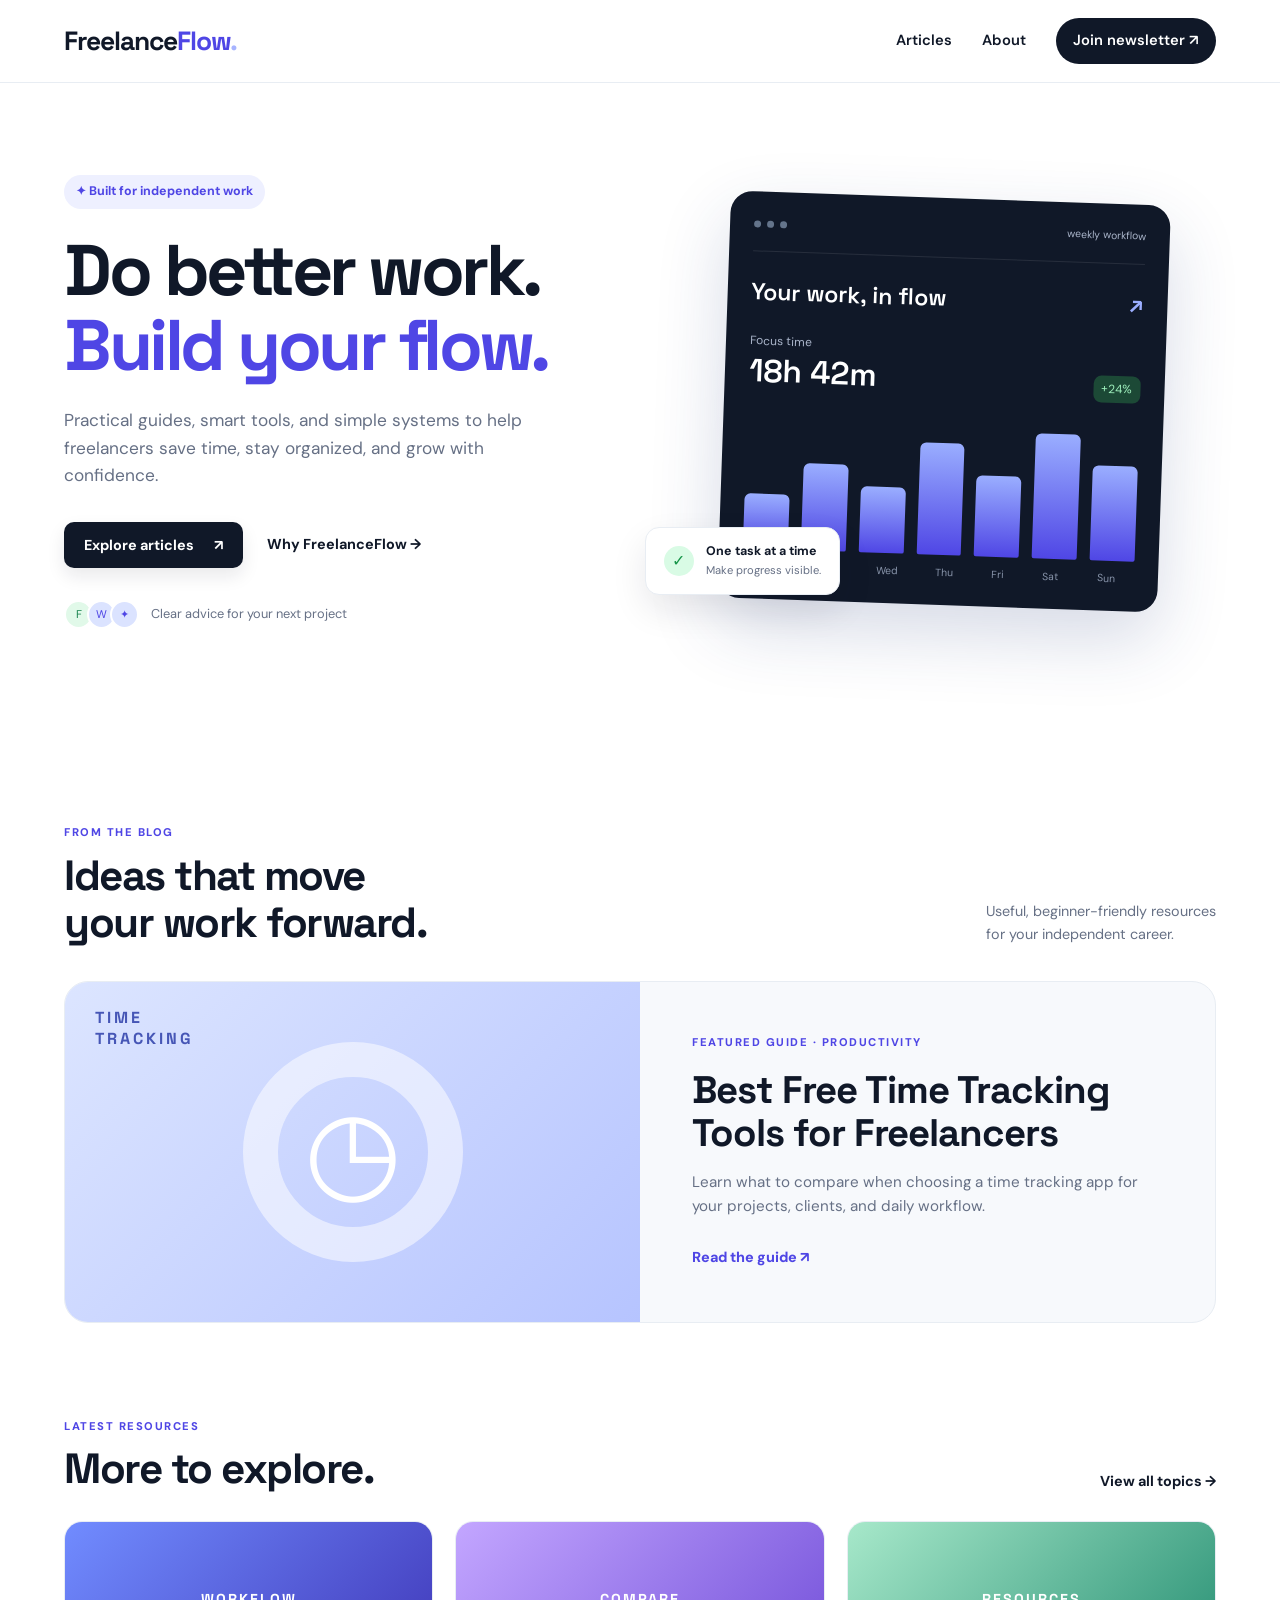
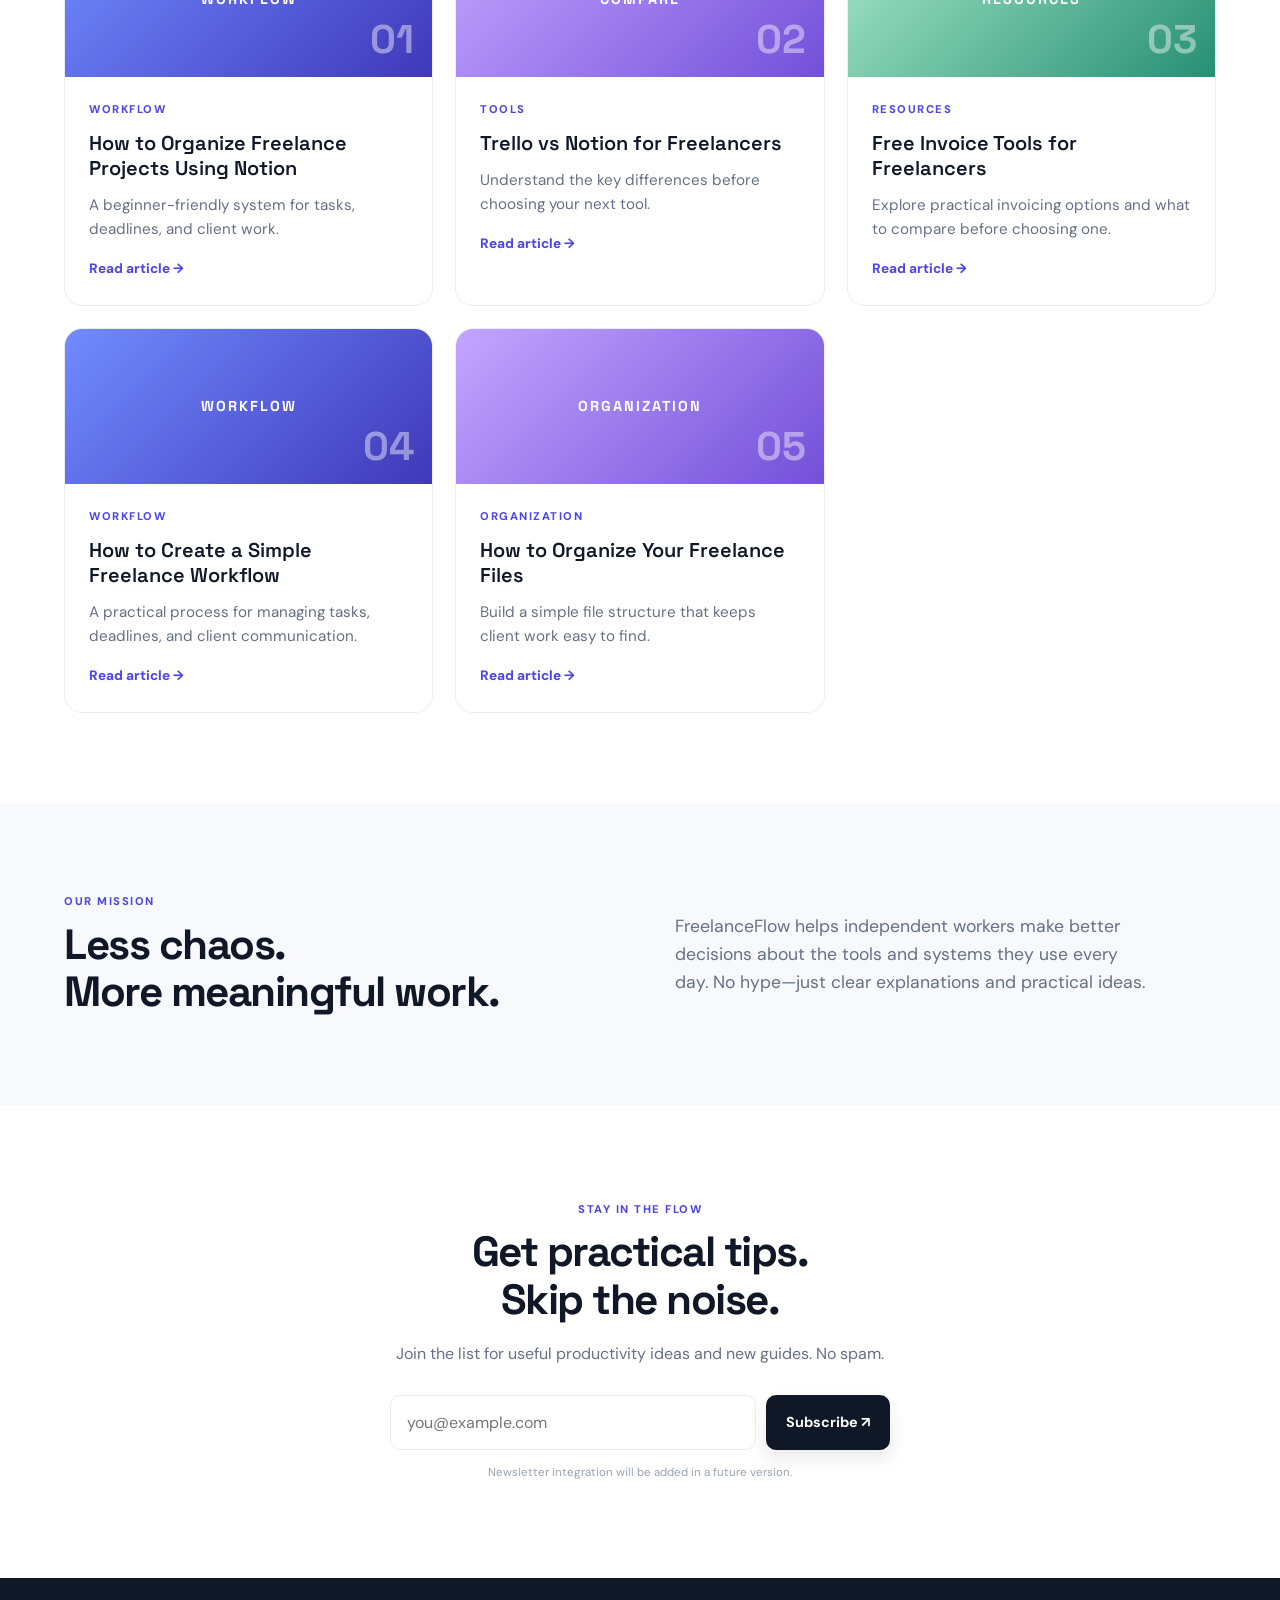
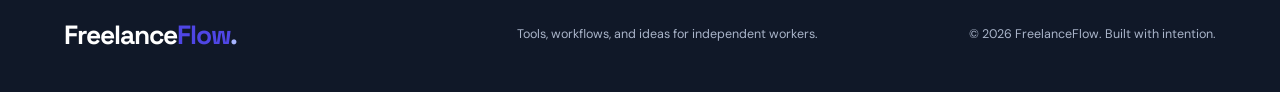
<file: index.html>
<!DOCTYPE html>
<html lang="en">
<head>
<meta charset="UTF-8"><meta name="viewport" content="width=device-width, initial-scale=1.0">
<meta name="description" content="FreelanceFlow — practical tools, workflows, and productivity guides for modern freelancers.">
<title>FreelanceFlow | Work smarter, freelance better</title><link rel="stylesheet" href="style.css">
</head>
<body>
<header class="header"><div class="container nav"><a class="logo" href="index.html">Freelance<span>Flow</span><b>.</b></a><nav><a href="#articles">Articles</a><a href="#about">About</a><a class="nav-cta" href="#newsletter">Join newsletter ↗</a></nav></div></header>
<main>
<section class="hero container"><div class="hero-copy"><div class="pill">✦ Built for independent work</div><h1>Do better work.<br><span>Build your flow.</span></h1><p>Practical guides, smart tools, and simple systems to help freelancers save time, stay organized, and grow with confidence.</p><div class="actions"><a class="btn primary" href="#articles">Explore articles <span>↗</span></a><a class="text-link" href="#about">Why FreelanceFlow <span>→</span></a></div><div class="trust"><span class="avatars"><i>F</i><i>W</i><i>✦</i></span><span>Clear advice for your next project</span></div></div><div class="hero-visual"><div class="glow"></div><div class="dashboard"><div class="dash-top"><span class="dot"></span><span class="dot"></span><span class="dot"></span><small>weekly workflow</small></div><div class="dash-title">Your work, in flow <span>↗</span></div><div class="metric"><div><small>Focus time</small><strong>18h 42m</strong></div><div class="trend">+24%</div></div><div class="bars"><span style="height:42%"></span><span style="height:67%"></span><span style="height:51%"></span><span style="height:86%"></span><span style="height:62%"></span><span style="height:96%"></span><span style="height:73%"></span></div><div class="dash-bottom"><span>Mon</span><span>Tue</span><span>Wed</span><span>Thu</span><span>Fri</span><span>Sat</span><span>Sun</span></div></div><div class="floating-card"><span>✓</span><div><b>One task at a time</b><small>Make progress visible.</small></div></div></div></section>
<section class="section container" id="articles"><div class="section-head"><div><div class="eyebrow">FROM THE BLOG</div><h2>Ideas that move<br>your work forward.</h2></div><p>Useful, beginner-friendly resources<br>for your independent career.</p></div><div class="featured"><div class="feature-art"><span>TIME<br>TRACKING</span><div class="art-ring"></div><div class="art-clock">◷</div></div><div class="feature-copy"><div class="tag">FEATURED GUIDE · PRODUCTIVITY</div><h3>Best Free Time Tracking Tools for Freelancers</h3><p>Learn what to compare when choosing a time tracking app for your projects, clients, and daily workflow.</p><a class="read-link" href="article.html">Read the guide <span>↗</span></a></div></div><div class="section-head compact"><div><div class="eyebrow">LATEST RESOURCES</div><h2>More to explore.</h2></div><a class="text-link" href="#articles">View all topics →</a></div><div class="cards"><article class="post"><div class="post-art blue"><span>WORKFLOW</span><b>01</b></div><div class="post-body"><div class="tag">WORKFLOW</div><h3>How to Organize Freelance Projects Using Notion</h3><p>A beginner-friendly system for tasks, deadlines, and client work.</p><a href="notion-freelance-projects.html">Read article →</a></div></article><article class="post"><div class="post-art purple"><span>COMPARE</span><b>02</b></div><div class="post-body"><div class="tag">TOOLS</div><h3>Trello vs Notion for Freelancers</h3><p>Understand the key differences before choosing your next tool.</p><a href="trello-vs-notion.html">Read article →</a></div></article><article class="post"><div class="post-art green"><span>RESOURCES</span><b>03</b></div><div class="post-body"><div class="tag">RESOURCES</div><h3>Free Invoice Tools for Freelancers</h3><p>Explore practical invoicing options and what to compare before choosing one.</p><a href="free-invoice-tools.html">Read article →</a></div></article><article class="post"><div class="post-art blue"><span>WORKFLOW</span><b>04</b></div><div class="post-body"><div class="tag">WORKFLOW</div><h3>How to Create a Simple Freelance Workflow</h3><p>A practical process for managing tasks, deadlines, and client communication.</p><a href="freelance-workflow.html">Read article →</a></div></article><article class="post"><div class="post-art purple"><span>ORGANIZATION</span><b>05</b></div><div class="post-body"><div class="tag">ORGANIZATION</div><h3>How to Organize Your Freelance Files</h3><p>Build a simple file structure that keeps client work easy to find.</p><a href="freelance-file-organization.html">Read article →</a></div></article></div></section>
<section class="about" id="about"><div class="container about-grid"><div><div class="eyebrow">OUR MISSION</div><h2>Less chaos.<br>More meaningful work.</h2></div><p>FreelanceFlow helps independent workers make better decisions about the tools and systems they use every day. No hype—just clear explanations and practical ideas.</p></div></section>
<section class="newsletter container" id="newsletter"><div class="newsletter-inner"><div class="eyebrow">STAY IN THE FLOW</div><h2>Get practical tips.<br>Skip the noise.</h2><p>Join the list for useful productivity ideas and new guides. No spam.</p><form onsubmit="event.preventDefault(); alert('Thanks! Newsletter signup will be connected soon.');"><input type="email" required placeholder="you@example.com" aria-label="Email address"><button class="btn primary" type="submit">Subscribe ↗</button></form><small>Newsletter integration will be added in a future version.</small></div></section>
</main><footer class="footer"><div class="container footer-grid"><a class="logo light" href="index.html">Freelance<span>Flow</span><b>.</b></a><p>Tools, workflows, and ideas for independent workers.</p><small>© 2026 FreelanceFlow. Built with intention.</small></div></footer>
</body></html>
</file>
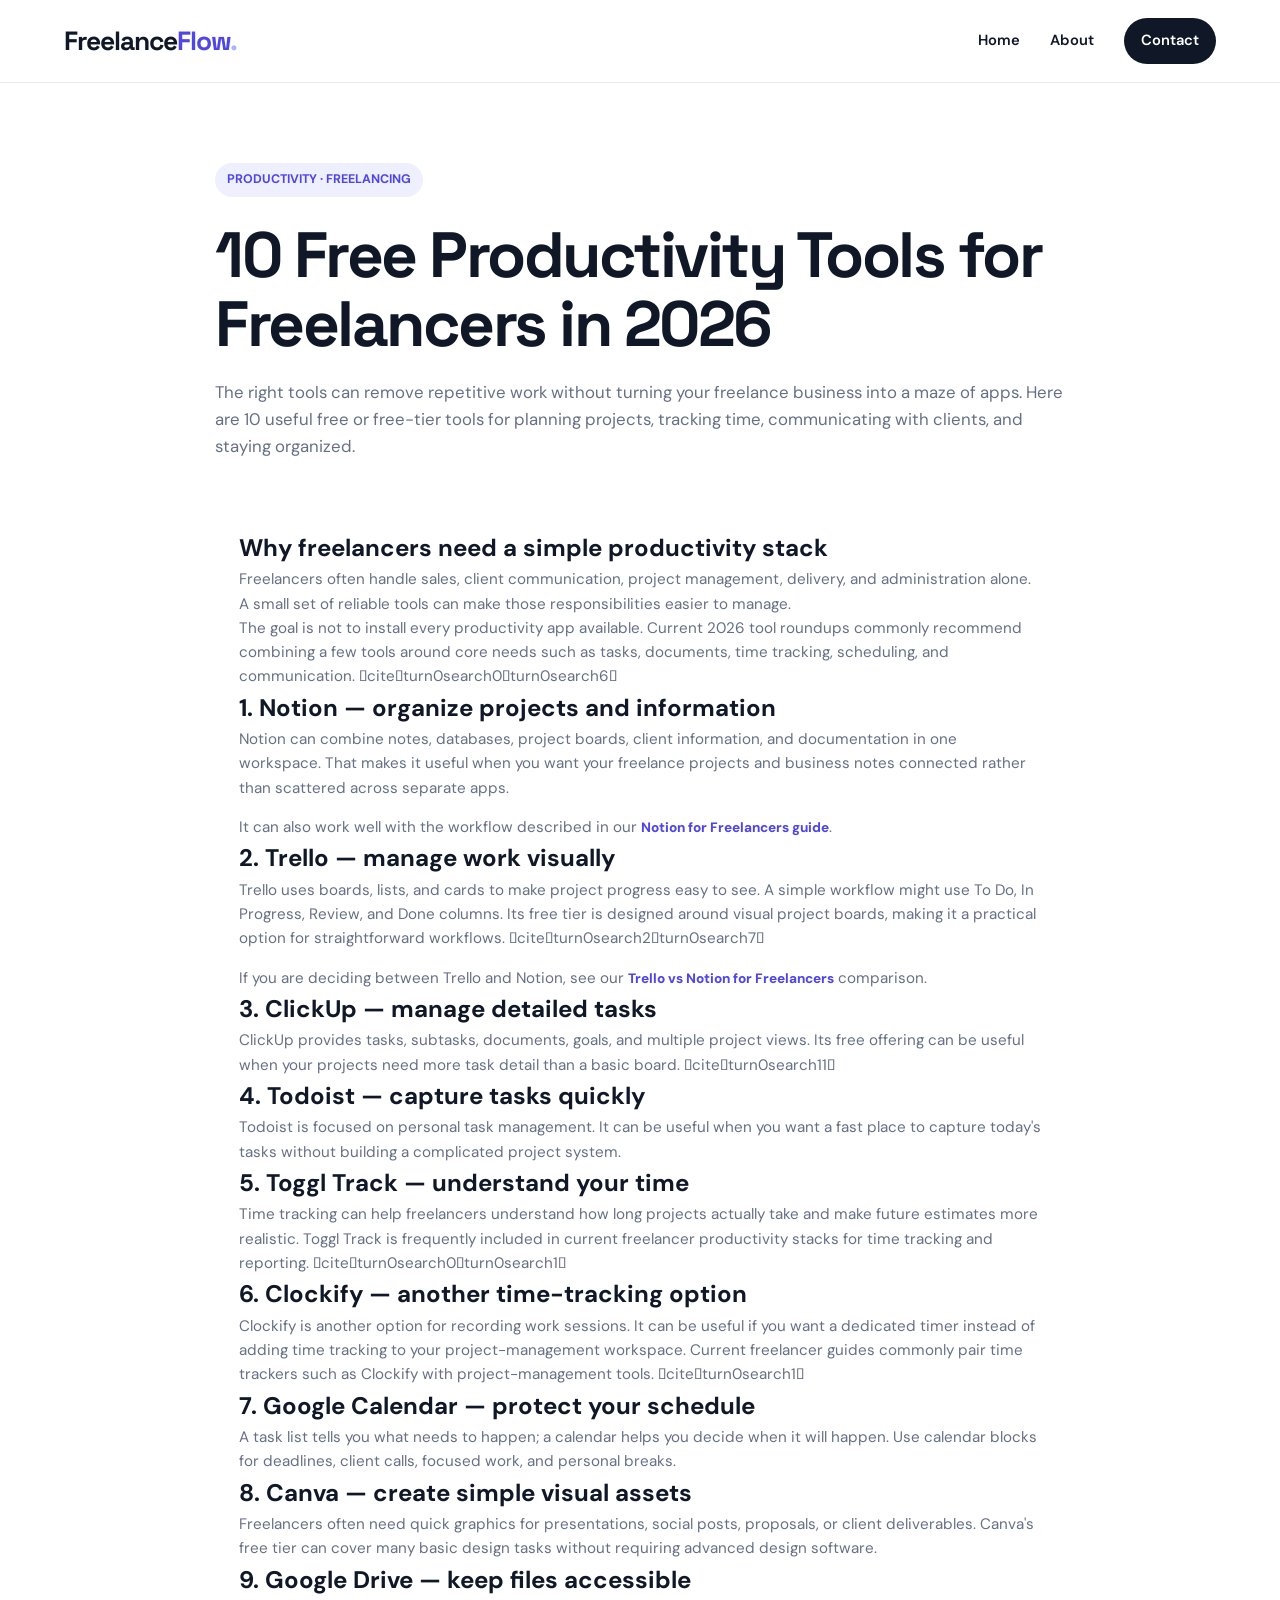
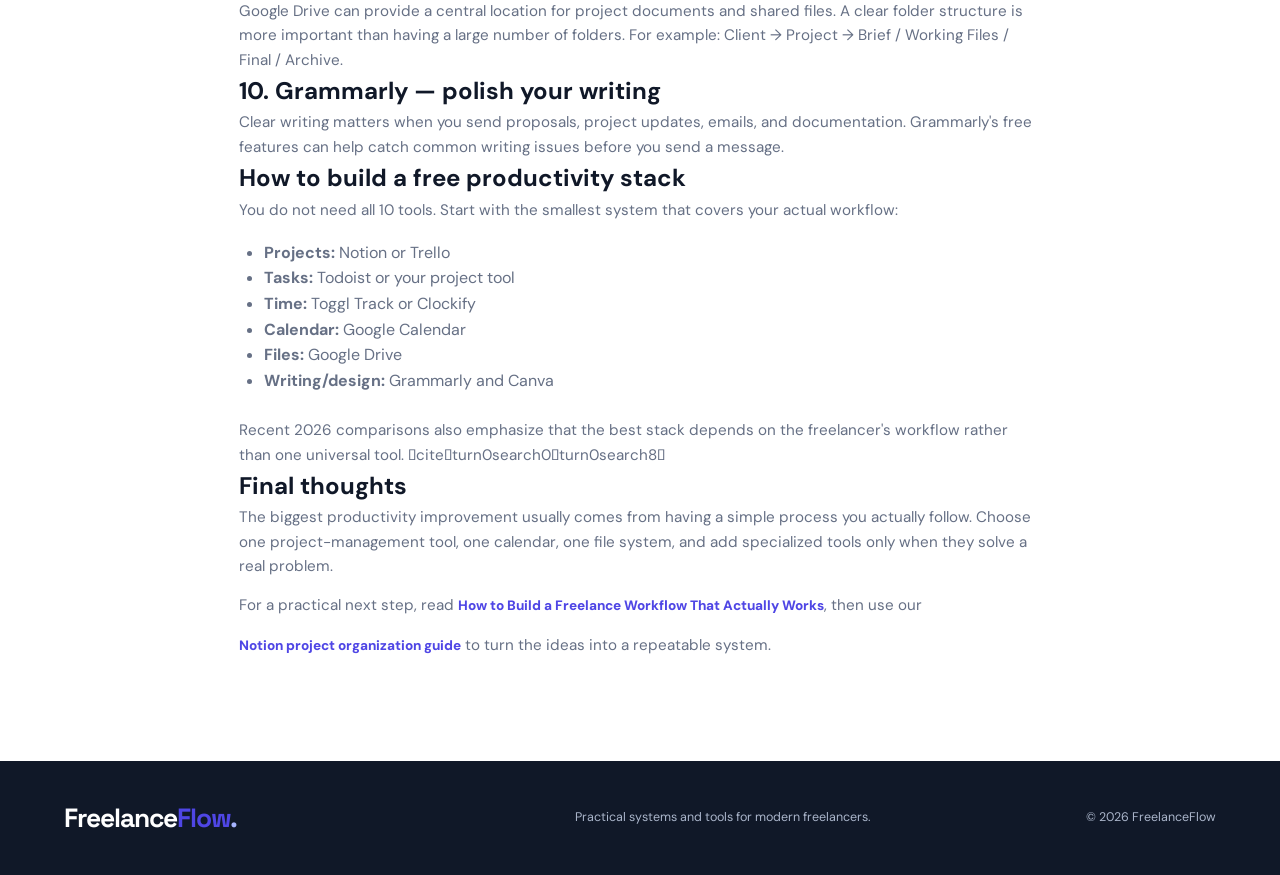
<file: 10-free-productivity-tools-for-freelancers.html>
<!doctype html>
<html lang="en">
<head>
<meta charset="utf-8">
<meta name="viewport" content="width=device-width,initial-scale=1">
<title>10 Free Productivity Tools for Freelancers in 2026 | FreelanceFlow</title>
<meta name="description" content="Discover 10 free productivity tools freelancers can use to organize projects, manage tasks, track time, communicate with clients, and stay focused in 2026.">
<link rel="canonical" href="https://mahmoudyousry5.github.io/FreelanceFlow/10-free-productivity-tools-for-freelancers.html">
<meta property="og:type" content="article"><meta property="og:title" content="10 Free Productivity Tools for Freelancers in 2026"><meta property="og:description" content="A practical guide to free productivity tools for freelancers, from project management to time tracking and scheduling."><meta property="og:url" content="https://mahmoudyousry5.github.io/FreelanceFlow/10-free-productivity-tools-for-freelancers.html">
<link rel="stylesheet" href="style.css">
<script type="application/ld+json">{
 "@context":"https://schema.org","@type":"BlogPosting","headline":"10 Free Productivity Tools for Freelancers in 2026","description":"A practical guide to free productivity tools for freelancers.","author":{"@type":"Organization","name":"FreelanceFlow"},"publisher":{"@type":"Organization","name":"FreelanceFlow"},"mainEntityOfPage":{"@type":"WebPage","@id":"https://mahmoudyousry5.github.io/FreelanceFlow/10-free-productivity-tools-for-freelancers.html"}
}</script>
</head>
<body>
<header class="header"><div class="container nav"><a class="logo" href="index.html">Freelance<span>Flow</span><b>.</b></a><nav><a href="index.html">Home</a><a href="about.html">About</a><a class="nav-cta" href="contact.html">Contact</a></nav></div></header>
<main class="container" style="max-width:850px;padding:80px 0">
<span class="pill">PRODUCTIVITY · FREELANCING</span>
<h1 style="font:700 clamp(2.5rem,5vw,4.5rem)/1.08 'Space Grotesk';letter-spacing:-2.5px;margin-bottom:20px">10 Free Productivity Tools for Freelancers in 2026</h1>
<p style="color:#667085;font-size:1.05rem;margin-bottom:45px">The right tools can remove repetitive work without turning your freelance business into a maze of apps. Here are 10 useful free or free-tier tools for planning projects, tracking time, communicating with clients, and staying organized.</p>
<article class="post-body">
<h2>Why freelancers need a simple productivity stack</h2>
<p>Freelancers often handle sales, client communication, project management, delivery, and administration alone. A small set of reliable tools can make those responsibilities easier to manage.</p>
<p>The goal is not to install every productivity app available. Current 2026 tool roundups commonly recommend combining a few tools around core needs such as tasks, documents, time tracking, scheduling, and communication. citeturn0search0turn0search6</p>
<h2>1. Notion — organize projects and information</h2>
<p>Notion can combine notes, databases, project boards, client information, and documentation in one workspace. That makes it useful when you want your freelance projects and business notes connected rather than scattered across separate apps.</p>
<p>It can also work well with the workflow described in our <a href="notion-for-freelancers.html">Notion for Freelancers guide</a>.</p>
<h2>2. Trello — manage work visually</h2>
<p>Trello uses boards, lists, and cards to make project progress easy to see. A simple workflow might use To Do, In Progress, Review, and Done columns. Its free tier is designed around visual project boards, making it a practical option for straightforward workflows. citeturn0search2turn0search7</p>
<p>If you are deciding between Trello and Notion, see our <a href="trello-vs-notion.html">Trello vs Notion for Freelancers</a> comparison.</p>
<h2>3. ClickUp — manage detailed tasks</h2>
<p>ClickUp provides tasks, subtasks, documents, goals, and multiple project views. Its free offering can be useful when your projects need more task detail than a basic board. citeturn0search11</p>
<h2>4. Todoist — capture tasks quickly</h2>
<p>Todoist is focused on personal task management. It can be useful when you want a fast place to capture today's tasks without building a complicated project system.</p>
<h2>5. Toggl Track — understand your time</h2>
<p>Time tracking can help freelancers understand how long projects actually take and make future estimates more realistic. Toggl Track is frequently included in current freelancer productivity stacks for time tracking and reporting. citeturn0search0turn0search1</p>
<h2>6. Clockify — another time-tracking option</h2>
<p>Clockify is another option for recording work sessions. It can be useful if you want a dedicated timer instead of adding time tracking to your project-management workspace. Current freelancer guides commonly pair time trackers such as Clockify with project-management tools. citeturn0search1</p>
<h2>7. Google Calendar — protect your schedule</h2>
<p>A task list tells you what needs to happen; a calendar helps you decide when it will happen. Use calendar blocks for deadlines, client calls, focused work, and personal breaks.</p>
<h2>8. Canva — create simple visual assets</h2>
<p>Freelancers often need quick graphics for presentations, social posts, proposals, or client deliverables. Canva's free tier can cover many basic design tasks without requiring advanced design software.</p>
<h2>9. Google Drive — keep files accessible</h2>
<p>Google Drive can provide a central location for project documents and shared files. A clear folder structure is more important than having a large number of folders. For example: Client → Project → Brief / Working Files / Final / Archive.</p>
<h2>10. Grammarly — polish your writing</h2>
<p>Clear writing matters when you send proposals, project updates, emails, and documentation. Grammarly's free features can help catch common writing issues before you send a message.</p>
<h2>How to build a free productivity stack</h2>
<p>You do not need all 10 tools. Start with the smallest system that covers your actual workflow:</p>
<ul style="margin:18px 0 25px 25px;color:#667085"><li><strong>Projects:</strong> Notion or Trello</li><li><strong>Tasks:</strong> Todoist or your project tool</li><li><strong>Time:</strong> Toggl Track or Clockify</li><li><strong>Calendar:</strong> Google Calendar</li><li><strong>Files:</strong> Google Drive</li><li><strong>Writing/design:</strong> Grammarly and Canva</li></ul>
<p>Recent 2026 comparisons also emphasize that the best stack depends on the freelancer's workflow rather than one universal tool. citeturn0search0turn0search8</p>
<h2>Final thoughts</h2>
<p>The biggest productivity improvement usually comes from having a simple process you actually follow. Choose one project-management tool, one calendar, one file system, and add specialized tools only when they solve a real problem.</p>
<p>For a practical next step, read <a href="freelance-workflow.html">How to Build a Freelance Workflow That Actually Works</a>, then use our <a href="how-to-organize-freelance-projects-using-notion.html">Notion project organization guide</a> to turn the ideas into a repeatable system.</p>
</article>
</main>
<footer class="footer"><div class="container footer-grid"><div class="logo light">Freelance<span>Flow</span><b>.</b></div><p>Practical systems and tools for modern freelancers.</p><small>© 2026 FreelanceFlow</small></div></footer>
</body></html>
</file>
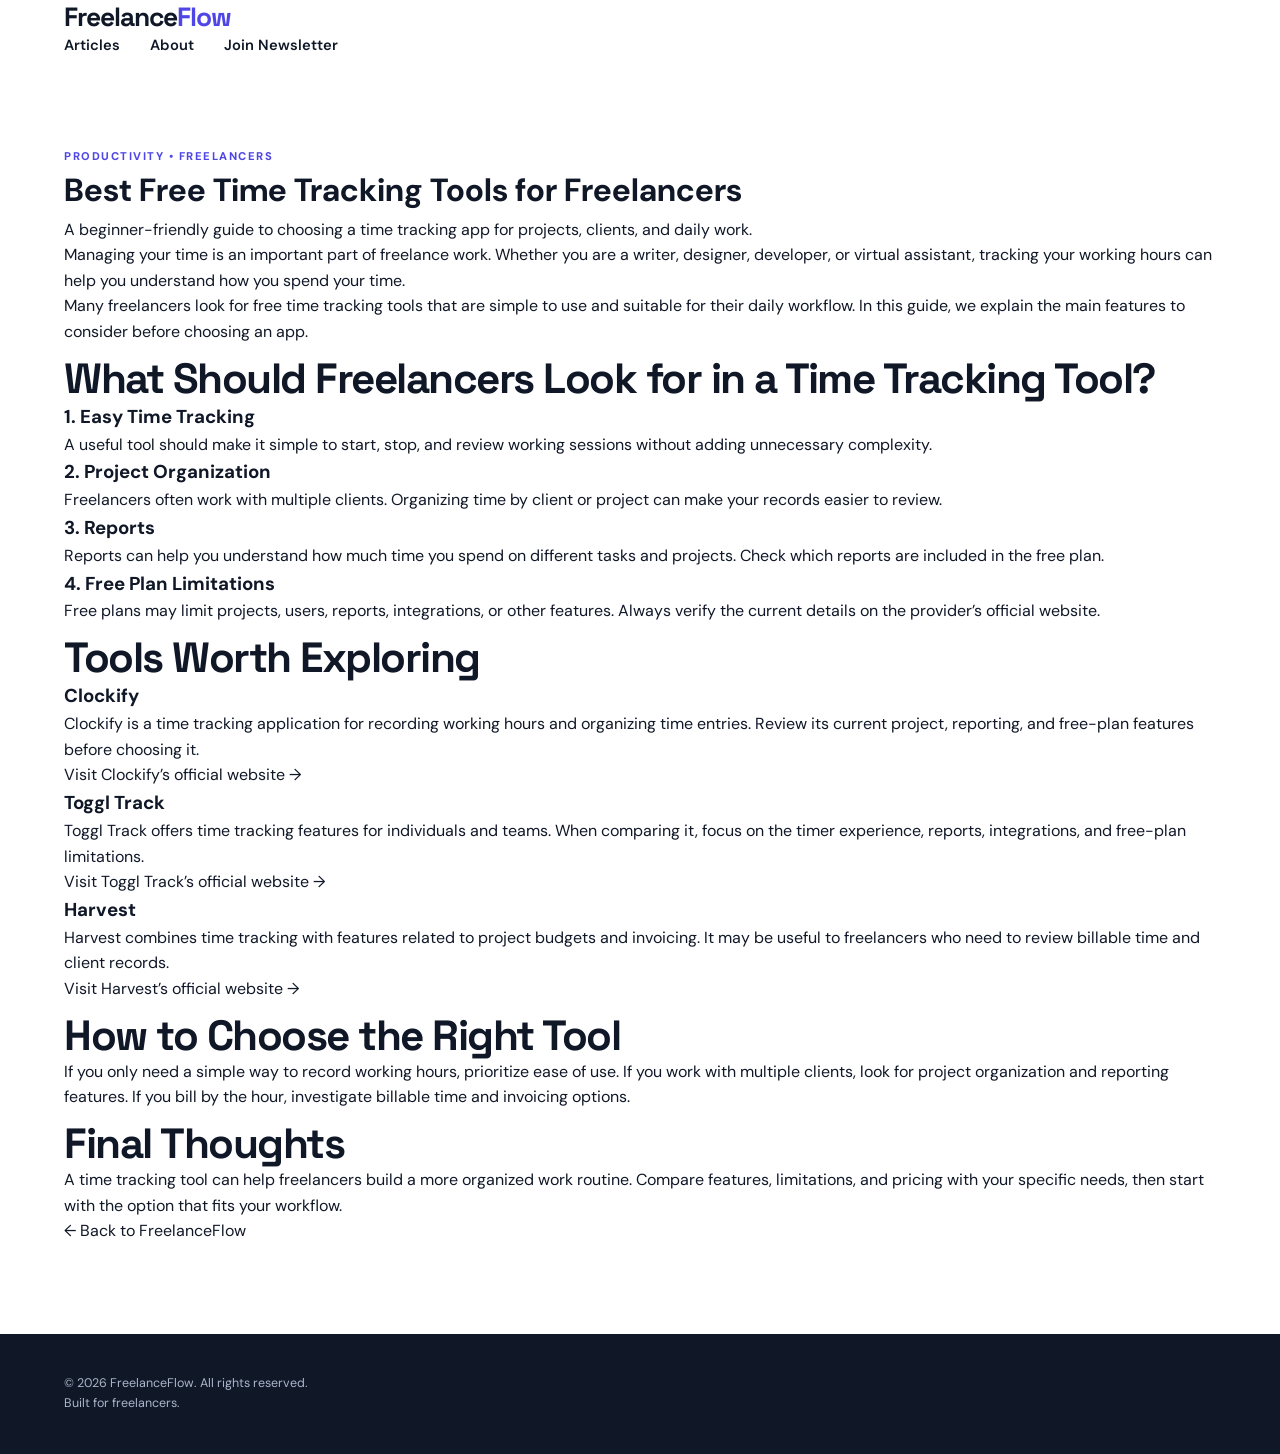
<file: article.html>
<!DOCTYPE html>
<html lang="en">
<head>
  <meta charset="UTF-8" />
  <meta name="viewport" content="width=device-width, initial-scale=1.0" />
  <meta name="description" content="Learn what freelancers should consider when choosing a free time tracking tool." />
  <title>Best Free Time Tracking Tools for Freelancers | FreelanceFlow</title>
  <link rel="stylesheet" href="style.css" />
</head>
<body>
  <header class="site-header">
    <div class="container nav-wrap">
      <a class="logo" href="index.html">Freelance<span>Flow</span></a>
      <nav>
        <a href="index.html#articles">Articles</a>
        <a href="index.html#about">About</a>
        <a class="nav-button" href="index.html#newsletter">Join Newsletter</a>
      </nav>
    </div>
  </header>

  <main class="section container article-page">
    <p class="eyebrow">PRODUCTIVITY • FREELANCERS</p>
    <h1>Best Free Time Tracking Tools for Freelancers</h1>
    <p class="hero-text">A beginner-friendly guide to choosing a time tracking app for projects, clients, and daily work.</p>

    <article class="article-content">
      <p>Managing your time is an important part of freelance work. Whether you are a writer, designer, developer, or virtual assistant, tracking your working hours can help you understand how you spend your time.</p>

      <p>Many freelancers look for free time tracking tools that are simple to use and suitable for their daily workflow. In this guide, we explain the main features to consider before choosing an app.</p>

      <h2>What Should Freelancers Look for in a Time Tracking Tool?</h2>
      <h3>1. Easy Time Tracking</h3>
      <p>A useful tool should make it simple to start, stop, and review working sessions without adding unnecessary complexity.</p>

      <h3>2. Project Organization</h3>
      <p>Freelancers often work with multiple clients. Organizing time by client or project can make your records easier to review.</p>

      <h3>3. Reports</h3>
      <p>Reports can help you understand how much time you spend on different tasks and projects. Check which reports are included in the free plan.</p>

      <h3>4. Free Plan Limitations</h3>
      <p>Free plans may limit projects, users, reports, integrations, or other features. Always verify the current details on the provider’s official website.</p>

      <h2>Tools Worth Exploring</h2>
      <h3>Clockify</h3>
      <p>Clockify is a time tracking application for recording working hours and organizing time entries. Review its current project, reporting, and free-plan features before choosing it.</p>
      <p><a href="https://clockify.me/" target="_blank" rel="noopener noreferrer">Visit Clockify’s official website →</a></p>

      <h3>Toggl Track</h3>
      <p>Toggl Track offers time tracking features for individuals and teams. When comparing it, focus on the timer experience, reports, integrations, and free-plan limitations.</p>
      <p><a href="https://toggl.com/track/" target="_blank" rel="noopener noreferrer">Visit Toggl Track’s official website →</a></p>

      <h3>Harvest</h3>
      <p>Harvest combines time tracking with features related to project budgets and invoicing. It may be useful to freelancers who need to review billable time and client records.</p>
      <p><a href="https://www.getharvest.com/" target="_blank" rel="noopener noreferrer">Visit Harvest’s official website →</a></p>

      <h2>How to Choose the Right Tool</h2>
      <p>If you only need a simple way to record working hours, prioritize ease of use. If you work with multiple clients, look for project organization and reporting features. If you bill by the hour, investigate billable time and invoicing options.</p>

      <h2>Final Thoughts</h2>
      <p>A time tracking tool can help freelancers build a more organized work routine. Compare features, limitations, and pricing with your specific needs, then start with the option that fits your workflow.</p>

      <p><a href="index.html">← Back to FreelanceFlow</a></p>
    </article>
  </main>

  <footer class="footer">
    <div class="container footer-wrap">
      <p>© 2026 FreelanceFlow. All rights reserved.</p>
      <p>Built for freelancers.</p>
    </div>
  </footer>
</body>
</html>
</file>
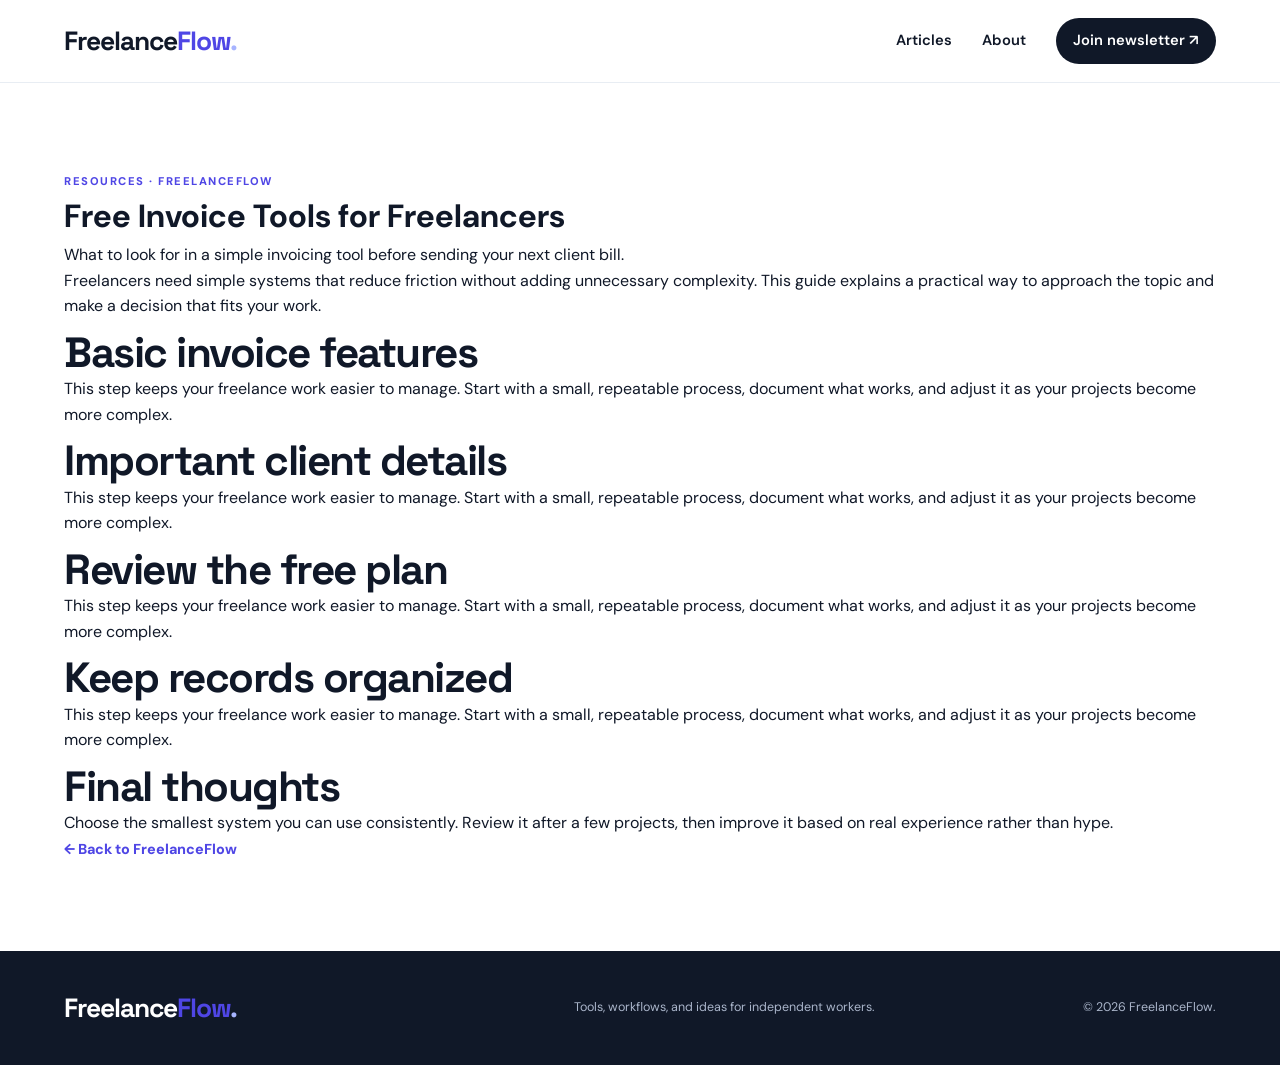
<file: free-invoice-tools.html>
<!doctype html><html lang="en"><head><meta charset="utf-8"><meta name="viewport" content="width=device-width,initial-scale=1"><meta name="description" content="What to look for in a simple invoicing tool before sending your next client bill."><title>Free Invoice Tools for Freelancers | FreelanceFlow</title><link rel="stylesheet" href="style.css"></head><body><header class="header"><div class="container nav"><a class="logo" href="index.html">Freelance<span>Flow</span><b>.</b></a><nav><a href="index.html#articles">Articles</a><a href="index.html#about">About</a><a class="nav-cta" href="index.html#newsletter">Join newsletter ↗</a></nav></div></header><main class="section container article-page"><div class="eyebrow">RESOURCES · FREELANCEFLOW</div><h1>Free Invoice Tools for Freelancers</h1><p class="hero-text">What to look for in a simple invoicing tool before sending your next client bill.</p><article class="article-content"><p>Freelancers need simple systems that reduce friction without adding unnecessary complexity. This guide explains a practical way to approach the topic and make a decision that fits your work.</p><h2>Basic invoice features</h2><p>This step keeps your freelance work easier to manage. Start with a small, repeatable process, document what works, and adjust it as your projects become more complex.</p><h2>Important client details</h2><p>This step keeps your freelance work easier to manage. Start with a small, repeatable process, document what works, and adjust it as your projects become more complex.</p><h2>Review the free plan</h2><p>This step keeps your freelance work easier to manage. Start with a small, repeatable process, document what works, and adjust it as your projects become more complex.</p><h2>Keep records organized</h2><p>This step keeps your freelance work easier to manage. Start with a small, repeatable process, document what works, and adjust it as your projects become more complex.</p><h2>Final thoughts</h2><p>Choose the smallest system you can use consistently. Review it after a few projects, then improve it based on real experience rather than hype.</p></article><a class="read-link" href="index.html">← Back to FreelanceFlow</a></main><footer class="footer"><div class="container footer-grid"><a class="logo light" href="index.html">Freelance<span>Flow</span><b>.</b></a><p>Tools, workflows, and ideas for independent workers.</p><small>© 2026 FreelanceFlow.</small></div></footer></body></html>
</file>
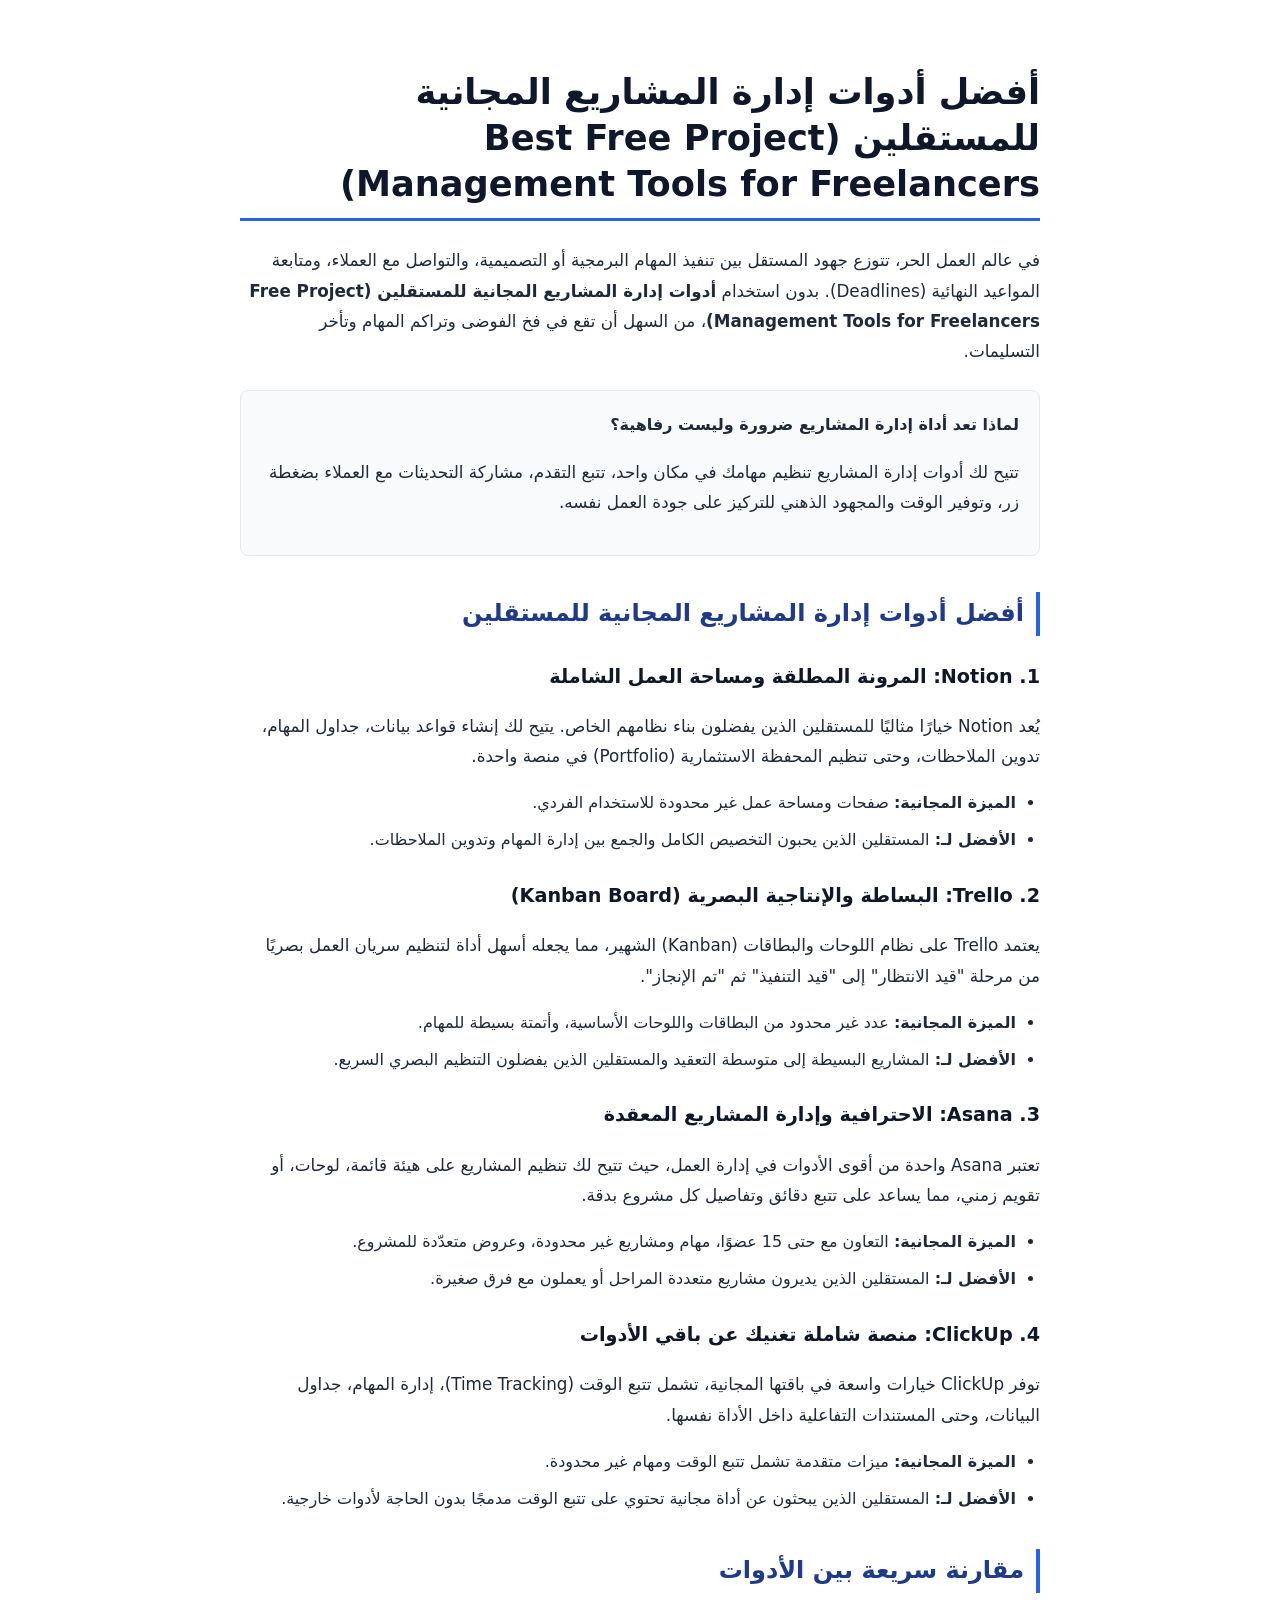
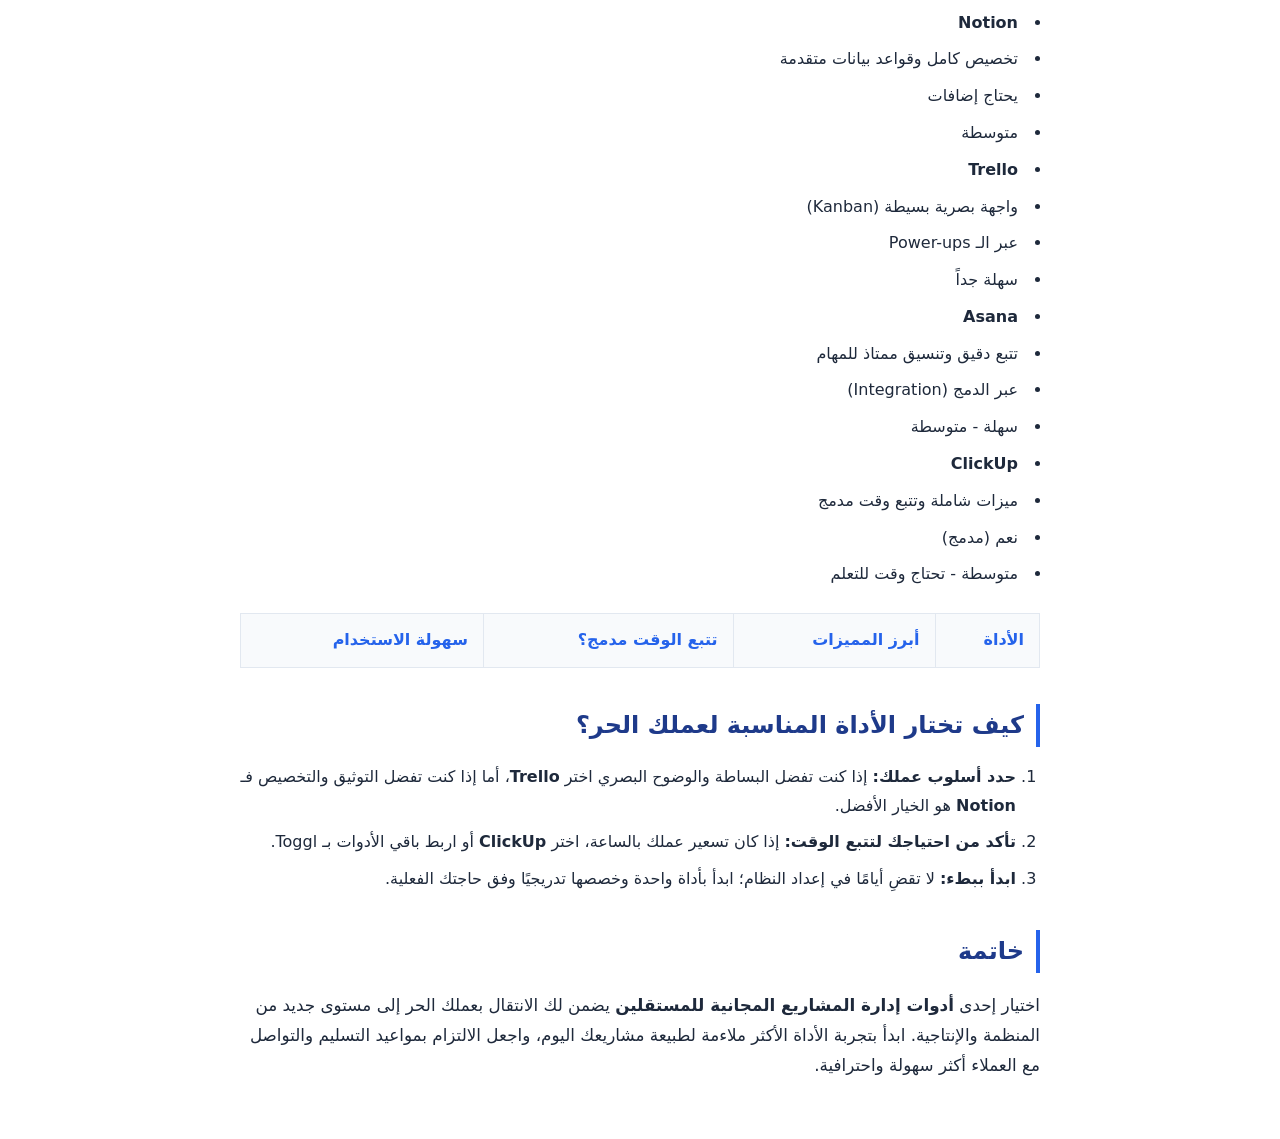
<file: free-project-management-tools.html>
<!DOCTYPE html>
<html lang="ar" dir="rtl">
<head>
    <meta charset="UTF-8">
    <meta name="viewport" content="width=device-width, initial-scale=1.0">
    <title>أفضل أدوات إدارة المشاريع المجانية للمستقلين (Best Free Project Management Tools for Freelancers)</title>
    <style>
        :root {
            --primary-color: #2563eb;
            --text-color: #1e293b;
            --bg-light: #f8fafc;
            --border-color: #e2e8f0;
        }
        body {
            font-family: system-ui, -apple-system, "Segoe UI", Roboto, Helvetica, Arial, sans-serif;
            line-height: 1.8;
            color: var(--text-color);
            background-color: #fff;
            margin: 0;
            padding: 20px;
        }
        article {
            max-width: 800px;
            margin: 0 auto;
            padding: 20px;
        }
        h1 {
            color: #0f172a;
            font-size: 2.2rem;
            line-height: 1.3;
            border-bottom: 3px solid var(--primary-color);
            padding-bottom: 12px;
            margin-bottom: 24px;
        }
        h2 {
            color: #1e3a8a;
            font-size: 1.5rem;
            margin-top: 36px;
            margin-bottom: 16px;
            border-right: 4px solid var(--primary-color);
            padding-right: 12px;
        }
        h3 {
            color: #0f172a;
            font-size: 1.2rem;
            margin-top: 24px;
            margin-bottom: 12px;
        }
        p {
            margin-bottom: 18px;
            font-size: 1.05rem;
        }
        ul, ol {
            margin-bottom: 24px;
            padding-right: 24px;
        }
        li {
            margin-bottom: 8px;
        }
        .highlight-box {
            background-color: var(--bg-light);
            border: 1px solid var(--border-color);
            border-radius: 8px;
            padding: 20px;
            margin: 24px 0;
        }
        table {
            width: 100%;
            border-collapse: collapse;
            margin: 24px 0;
        }
        th, td {
            border: 1px solid var(--border-color);
            padding: 12px 15px;
            text-align: right;
        }
        th {
            background-color: var(--bg-light);
            color: var(--primary-color);
        }
    </style>
</head>
<body>

<article>
    <h1>أفضل أدوات إدارة المشاريع المجانية للمستقلين (Best Free Project Management Tools for Freelancers)</h1>

    <p>في عالم العمل الحر، تتوزع جهود المستقل بين تنفيذ المهام البرمجية أو التصميمية، والتواصل مع العملاء، ومتابعة المواعيد النهائية (Deadlines). بدون استخدام <strong>أدوات إدارة المشاريع المجانية للمستقلين (Free Project Management Tools for Freelancers)</strong>، من السهل أن تقع في فخ الفوضى وتراكم المهام وتأخر التسليمات.</p>

    <div class="highlight-box">
        <strong>لماذا تعد أداة إدارة المشاريع ضرورة وليست رفاهية؟</strong>
        <p>تتيح لك أدوات إدارة المشاريع تنظيم مهامك في مكان واحد، تتبع التقدم، مشاركة التحديثات مع العملاء بضغطة زر، وتوفير الوقت والمجهود الذهني للتركيز على جودة العمل نفسه.</p>
    </div>

    <h2>أفضل أدوات إدارة المشاريع المجانية للمستقلين</h2>

    <h3>1. Notion: المرونة المطلقة ومساحة العمل الشاملة</h3>
    <p>يُعد Notion خيارًا مثاليًا للمستقلين الذين يفضلون بناء نظامهم الخاص. يتيح لك إنشاء قواعد بيانات، جداول المهام، تدوين الملاحظات، وحتى تنظيم المحفظة الاستثمارية (Portfolio) في منصة واحدة.</p>
    <ul>
        <li><strong>الميزة المجانية:</strong> صفحات ومساحة عمل غير محدودة للاستخدام الفردي.</li>
        <li><strong>الأفضل لـ:</strong> المستقلين الذين يحبون التخصيص الكامل والجمع بين إدارة المهام وتدوين الملاحظات.</li>
    </ul>

    <h3>2. Trello: البساطة والإنتاجية البصرية (Kanban Board)</h3>
    <p>يعتمد Trello على نظام اللوحات والبطاقات (Kanban) الشهير، مما يجعله أسهل أداة لتنظيم سريان العمل بصريًا من مرحلة "قيد الانتظار" إلى "قيد التنفيذ" ثم "تم الإنجاز".</p>
    <ul>
        <li><strong>الميزة المجانية:</strong> عدد غير محدود من البطاقات واللوحات الأساسية، وأتمتة بسيطة للمهام.</li>
        <li><strong>الأفضل لـ:</strong> المشاريع البسيطة إلى متوسطة التعقيد والمستقلين الذين يفضلون التنظيم البصري السريع.</li>
    </ul>

    <h3>3. Asana: الاحترافية وإدارة المشاريع المعقدة</h3>
    <p>تعتبر Asana واحدة من أقوى الأدوات في إدارة العمل، حيث تتيح لك تنظيم المشاريع على هيئة قائمة، لوحات، أو تقويم زمني، مما يساعد على تتبع دقائق وتفاصيل كل مشروع بدقة.</p>
    <ul>
        <li><strong>الميزة المجانية:</strong> التعاون مع حتى 15 عضوًا، مهام ومشاريع غير محدودة، وعروض متعدّدة للمشروع.</li>
        <li><strong>الأفضل لـ:</strong> المستقلين الذين يديرون مشاريع متعددة المراحل أو يعملون مع فرق صغيرة.</li>
    </ul>

    <h3>4. ClickUp: منصة شاملة تغنيك عن باقي الأدوات</h3>
    <p>توفر ClickUp خيارات واسعة في باقتها المجانية، تشمل تتبع الوقت (Time Tracking)، إدارة المهام، جداول البيانات، وحتى المستندات التفاعلية داخل الأداة نفسها.</p>
    <ul>
        <li><strong>الميزة المجانية:</strong> ميزات متقدمة تشمل تتبع الوقت ومهام غير محدودة.</li>
        <li><strong>الأفضل لـ:</strong> المستقلين الذين يبحثون عن أداة مجانية تحتوي على تتبع الوقت مدمجًا بدون الحاجة لأدوات خارجية.</li>
    </ul>

    <h2>مقارنة سريعة بين الأدوات</h2>
    <table>
        <thead>
            <tr>
                <th>الأداة</th>
                <th>أبرز المميزات</th>
                <th>تتبع الوقت مدمج؟</th>
                <th>سهولة الاستخدام</th>
            </tr>
        </thead>
        <tbody>
            <tr>
                <li><strong>Notion</strong></li>
                <li>تخصيص كامل وقواعد بيانات متقدمة</li>
                <li>يحتاج إضافات</li>
                <li>متوسطة</li>
            </tr>
            <tr>
                <li><strong>Trello</strong></li>
                <li>واجهة بصرية بسيطة (Kanban)</li>
                <li>عبر الـ Power-ups</li>
                <li>سهلة جداً</li>
            </tr>
            <tr>
                <li><strong>Asana</strong></li>
                <li>تتبع دقيق وتنسيق ممتاذ للمهام</li>
                <li>عبر الدمج (Integration)</li>
                <li>سهلة - متوسطة</li>
            </tr>
            <tr>
                <li><strong>ClickUp</strong></li>
                <li>ميزات شاملة وتتبع وقت مدمج</li>
                <li>نعم (مدمج)</li>
                <li>متوسطة - تحتاج وقت للتعلم</li>
            </tr>
        </tbody>
    </table>

    <h2>كيف تختار الأداة المناسبة لعملك الحر؟</h2>
    <ol>
        <li><strong>حدد أسلوب عملك:</strong> إذا كنت تفضل البساطة والوضوح البصري اختر <strong>Trello</strong>، أما إذا كنت تفضل التوثيق والتخصيص فـ <strong>Notion</strong> هو الخيار الأفضل.</li>
        <li><strong>تأكد من احتياجك لتتبع الوقت:</strong> إذا كان تسعير عملك بالساعة، اختر <strong>ClickUp</strong> أو اربط باقي الأدوات بـ Toggl.</li>
        <li><strong>ابدأ ببطء:</strong> لا تقضِ أيامًا في إعداد النظام؛ ابدأ بأداة واحدة وخصصها تدريجيًا وفق حاجتك الفعلية.</li>
    </ol>

    <h2>خاتمة</h2>
    <p>اختيار إحدى <strong>أدوات إدارة المشاريع المجانية للمستقلين</strong> يضمن لك الانتقال بعملك الحر إلى مستوى جديد من المنظمة والإنتاجية. ابدأ بتجربة الأداة الأكثر ملاءمة لطبيعة مشاريعك اليوم، واجعل الالتزام بمواعيد التسليم والتواصل مع العملاء أكثر سهولة واحترافية.</p>
</article>

</body>
</html>
</file>
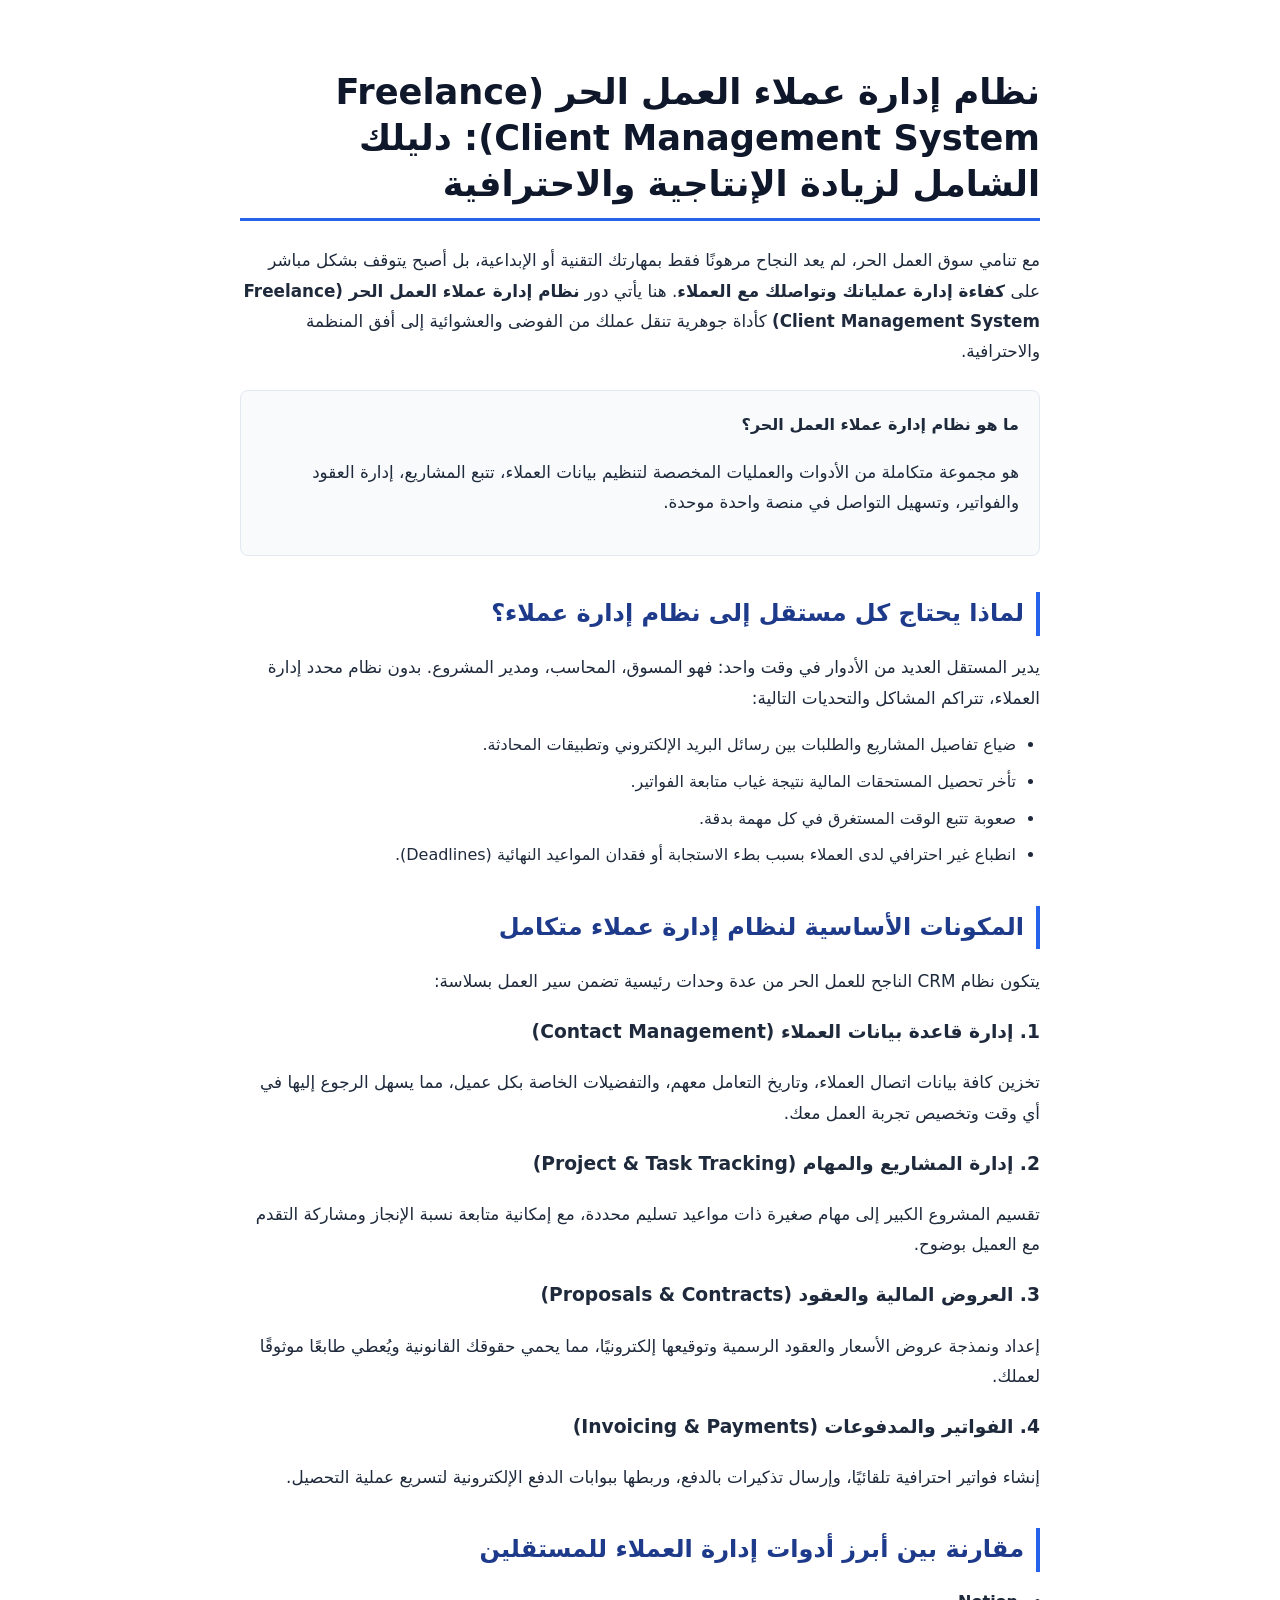
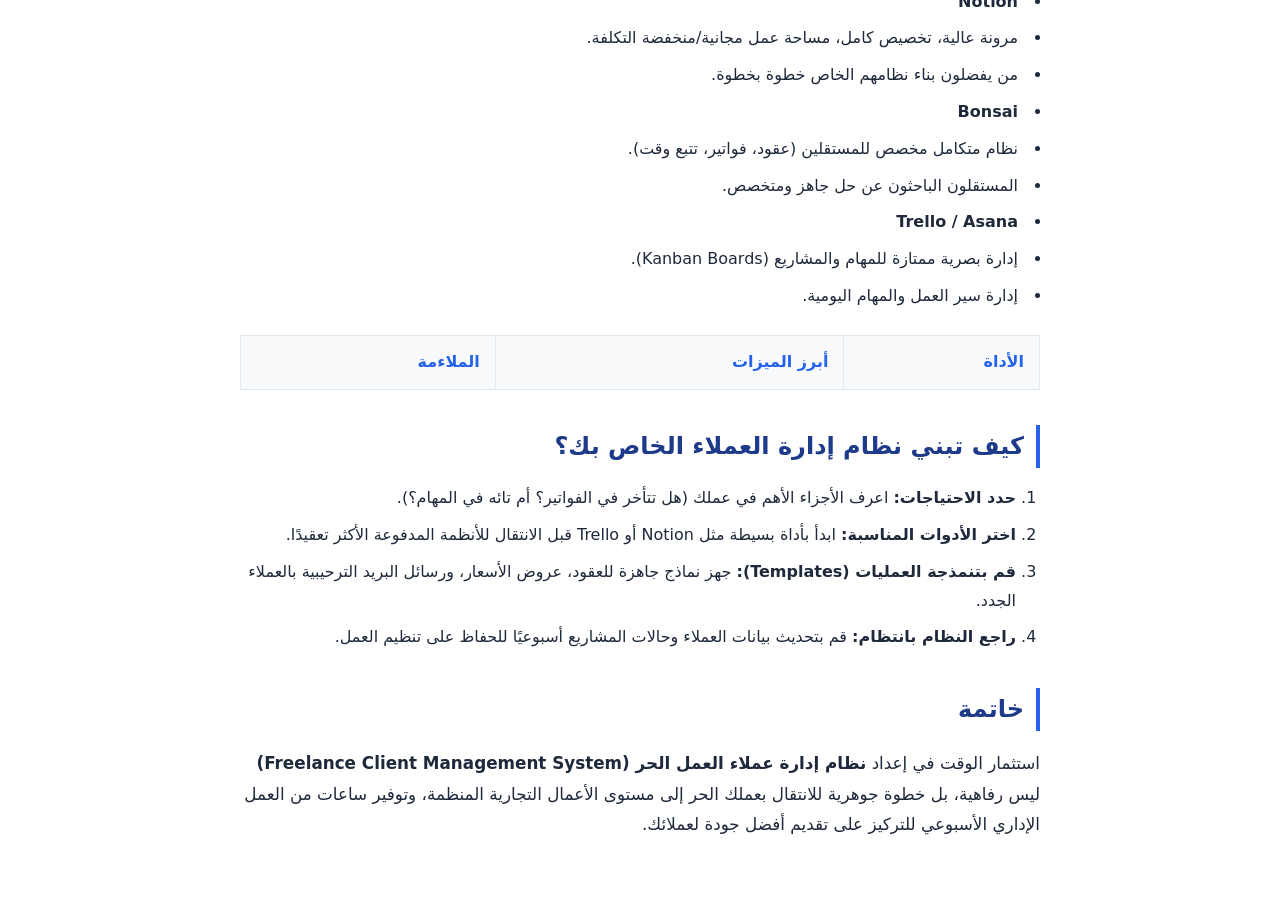
<file: freelance-client-management-system.html>
<!DOCTYPE html>
<html lang="ar" dir="rtl">
<head>
    <meta charset="UTF-8">
    <meta name="viewport" content="width=device-width, initial-scale=1.0">
    <title>دليل شامل: بناء وتحديد نظام إدارة عملاء العمل الحر (Freelance Client Management System)</title>
    <style>
        :root {
            --primary-color: #2563eb;
            --text-color: #1e293b;
            --bg-light: #f8fafc;
            --border-color: #e2e8f0;
        }
        body {
            font-family: system-ui, -apple-system, "Segoe UI", Roboto, Helvetica, Arial, sans-serif;
            line-height: 1.8;
            color: var(--text-color);
            background-color: #fff;
            margin: 0;
            padding: 20px;
        }
        article {
            max-width: 800px;
            margin: 0 auto;
            padding: 20px;
        }
        h1 {
            color: #0f172a;
            font-size: 2.2rem;
            line-height: 1.3;
            border-bottom: 3px solid var(--primary-color);
            padding-bottom: 12px;
            margin-bottom: 24px;
        }
        h2 {
            color: #1e3a8a;
            font-size: 1.5rem;
            margin-top: 36px;
            margin-bottom: 16px;
            border-right: 4px solid var(--primary-color);
            padding-right: 12px;
        }
        p {
            margin-bottom: 18px;
            font-size: 1.05rem;
        }
        ul, ol {
            margin-bottom: 24px;
            padding-right: 24px;
        }
        li {
            margin-bottom: 8px;
        }
        .highlight-box {
            background-color: var(--bg-light);
            border: 1px solid var(--border-color);
            border-radius: 8px;
            padding: 20px;
            margin: 24px 0;
        }
        table {
            width: 100%;
            border-collapse: collapse;
            margin: 24px 0;
        }
        th, td {
            border: 1px solid var(--border-color);
            padding: 12px 15px;
            text-align: right;
        }
        th {
            background-color: var(--bg-light);
            color: var(--primary-color);
        }
    </style>
</head>
<body>

<article>
    <h1>نظام إدارة عملاء العمل الحر (Freelance Client Management System): دليلك الشامل لزيادة الإنتاجية والاحترافية</h1>

    <p>مع تنامي سوق العمل الحر، لم يعد النجاح مرهونًا فقط بمهارتك التقنية أو الإبداعية، بل أصبح يتوقف بشكل مباشر على <strong>كفاءة إدارة عملياتك وتواصلك مع العملاء</strong>. هنا يأتي دور <strong>نظام إدارة عملاء العمل الحر (Freelance Client Management System)</strong> كأداة جوهرية تنقل عملك من الفوضى والعشوائية إلى أفق المنظمة والاحترافية.</p>

    <div class="highlight-box">
        <strong>ما هو نظام إدارة عملاء العمل الحر؟</strong>
        <p>هو مجموعة متكاملة من الأدوات والعمليات المخصصة لتنظيم بيانات العملاء، تتبع المشاريع، إدارة العقود والفواتير، وتسهيل التواصل في منصة واحدة موحدة.</p>
    </div>

    <h2>لماذا يحتاج كل مستقل إلى نظام إدارة عملاء؟</h2>
    <p>يدير المستقل العديد من الأدوار في وقت واحد: فهو المسوق، المحاسب، ومدير المشروع. بدون نظام محدد إدارة العملاء، تتراكم المشاكل والتحديات التالية:</p>
    <ul>
        <li>ضياع تفاصيل المشاريع والطلبات بين رسائل البريد الإلكتروني وتطبيقات المحادثة.</li>
        <li>تأخر تحصيل المستحقات المالية نتيجة غياب متابعة الفواتير.</li>
        <li>صعوبة تتبع الوقت المستغرق في كل مهمة بدقة.</li>
        <li>انطباع غير احترافي لدى العملاء بسبب بطء الاستجابة أو فقدان المواعيد النهائية (Deadlines).</li>
    </ul>

    <h2>المكونات الأساسية لنظام إدارة عملاء متكامل</h2>
    <p>يتكون نظام CRM الناجح للعمل الحر من عدة وحدات رئيسية تضمن سير العمل بسلاسة:</p>

    <h3>1. إدارة قاعدة بيانات العملاء (Contact Management)</h3>
    <p>تخزين كافة بيانات اتصال العملاء، وتاريخ التعامل معهم، والتفضيلات الخاصة بكل عميل، مما يسهل الرجوع إليها في أي وقت وتخصيص تجربة العمل معك.</p>

    <h3>2. إدارة المشاريع والمهام (Project & Task Tracking)</h3>
    <p>تقسيم المشروع الكبير إلى مهام صغيرة ذات مواعيد تسليم محددة، مع إمكانية متابعة نسبة الإنجاز ومشاركة التقدم مع العميل بوضوح.</p>

    <h3>3. العروض المالية والعقود (Proposals & Contracts)</h3>
    <p>إعداد ونمذجة عروض الأسعار والعقود الرسمية وتوقيعها إلكترونيًا، مما يحمي حقوقك القانونية ويُعطي طابعًا موثوقًا لعملك.</p>

    <h3>4. الفواتير والمدفوعات (Invoicing & Payments)</h3>
    <p>إنشاء فواتير احترافية تلقائيًا، وإرسال تذكيرات بالدفع، وربطها ببوابات الدفع الإلكترونية لتسريع عملية التحصيل.</p>

    <h2>مقارنة بين أبرز أدوات إدارة العملاء للمستقلين</h2>
    <table>
        <thead>
            <tr>
                <th>الأداة</th>
                <th>أبرز الميزات</th>
                <th>الملاءمة</th>
            </tr>
        </thead>
        <tbody>
            <tr>
                <li><strong>Notion</strong></li>
                <li>مرونة عالية، تخصيص كامل، مساحة عمل مجانية/منخفضة التكلفة.</li>
                <li>من يفضلون بناء نظامهم الخاص خطوة بخطوة.</li>
            </tr>
            <tr>
                <li><strong>Bonsai</strong></li>
                <li>نظام متكامل مخصص للمستقلين (عقود، فواتير، تتبع وقت).</li>
                <li>المستقلون الباحثون عن حل جاهز ومتخصص.</li>
            </tr>
            <tr>
                <li><strong>Trello / Asana</strong></li>
                <li>إدارة بصرية ممتازة للمهام والمشاريع (Kanban Boards).</li>
                <li>إدارة سير العمل والمهام اليومية.</li>
            </tr>
        </tbody>
    </table>

    <h2>كيف تبني نظام إدارة العملاء الخاص بك؟</h2>
    <ol>
        <li><strong>حدد الاحتياجات:</strong> اعرف الأجزاء الأهم في عملك (هل تتأخر في الفواتير؟ أم تائه في المهام؟).</li>
        <li><strong>اختر الأدوات المناسبة:</strong> ابدأ بأداة بسيطة مثل Notion أو Trello قبل الانتقال للأنظمة المدفوعة الأكثر تعقيدًا.</li>
        <li><strong>قم بتنمذجة العمليات (Templates):</strong> جهز نماذج جاهزة للعقود، عروض الأسعار، ورسائل البريد الترحيبية بالعملاء الجدد.</li>
        <li><strong>راجع النظام بانتظام:</strong> قم بتحديث بيانات العملاء وحالات المشاريع أسبوعيًا للحفاظ على تنظيم العمل.</li>
    </ol>

    <h2>خاتمة</h2>
    <p>استثمار الوقت في إعداد <strong>نظام إدارة عملاء العمل الحر (Freelance Client Management System)</strong> ليس رفاهية، بل خطوة جوهرية للانتقال بعملك الحر إلى مستوى الأعمال التجارية المنظمة، وتوفير ساعات من العمل الإداري الأسبوعي للتركيز على تقديم أفضل جودة لعملائك.</p>
</article>

</body>
</html>
</file>
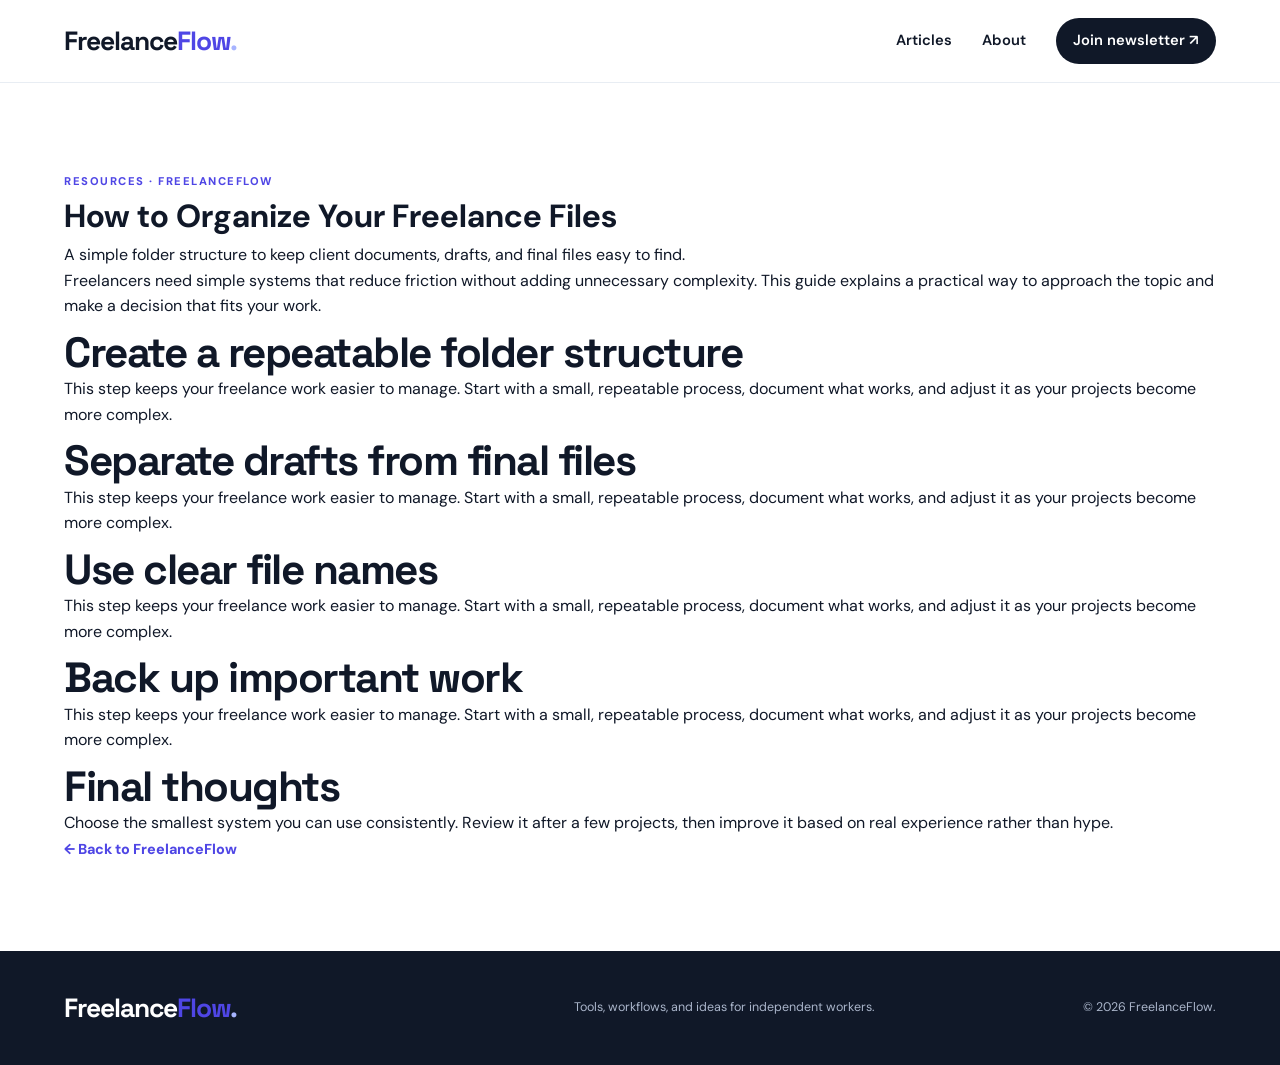
<file: freelance-file-organization.html>
<!doctype html><html lang="en"><head><meta charset="utf-8"><meta name="viewport" content="width=device-width,initial-scale=1"><meta name="description" content="A simple folder structure to keep client documents, drafts, and final files easy to find."><title>How to Organize Your Freelance Files | FreelanceFlow</title><link rel="stylesheet" href="style.css"></head><body><header class="header"><div class="container nav"><a class="logo" href="index.html">Freelance<span>Flow</span><b>.</b></a><nav><a href="index.html#articles">Articles</a><a href="index.html#about">About</a><a class="nav-cta" href="index.html#newsletter">Join newsletter ↗</a></nav></div></header><main class="section container article-page"><div class="eyebrow">RESOURCES · FREELANCEFLOW</div><h1>How to Organize Your Freelance Files</h1><p class="hero-text">A simple folder structure to keep client documents, drafts, and final files easy to find.</p><article class="article-content"><p>Freelancers need simple systems that reduce friction without adding unnecessary complexity. This guide explains a practical way to approach the topic and make a decision that fits your work.</p><h2>Create a repeatable folder structure</h2><p>This step keeps your freelance work easier to manage. Start with a small, repeatable process, document what works, and adjust it as your projects become more complex.</p><h2>Separate drafts from final files</h2><p>This step keeps your freelance work easier to manage. Start with a small, repeatable process, document what works, and adjust it as your projects become more complex.</p><h2>Use clear file names</h2><p>This step keeps your freelance work easier to manage. Start with a small, repeatable process, document what works, and adjust it as your projects become more complex.</p><h2>Back up important work</h2><p>This step keeps your freelance work easier to manage. Start with a small, repeatable process, document what works, and adjust it as your projects become more complex.</p><h2>Final thoughts</h2><p>Choose the smallest system you can use consistently. Review it after a few projects, then improve it based on real experience rather than hype.</p></article><a class="read-link" href="index.html">← Back to FreelanceFlow</a></main><footer class="footer"><div class="container footer-grid"><a class="logo light" href="index.html">Freelance<span>Flow</span><b>.</b></a><p>Tools, workflows, and ideas for independent workers.</p><small>© 2026 FreelanceFlow.</small></div></footer></body></html>
</file>
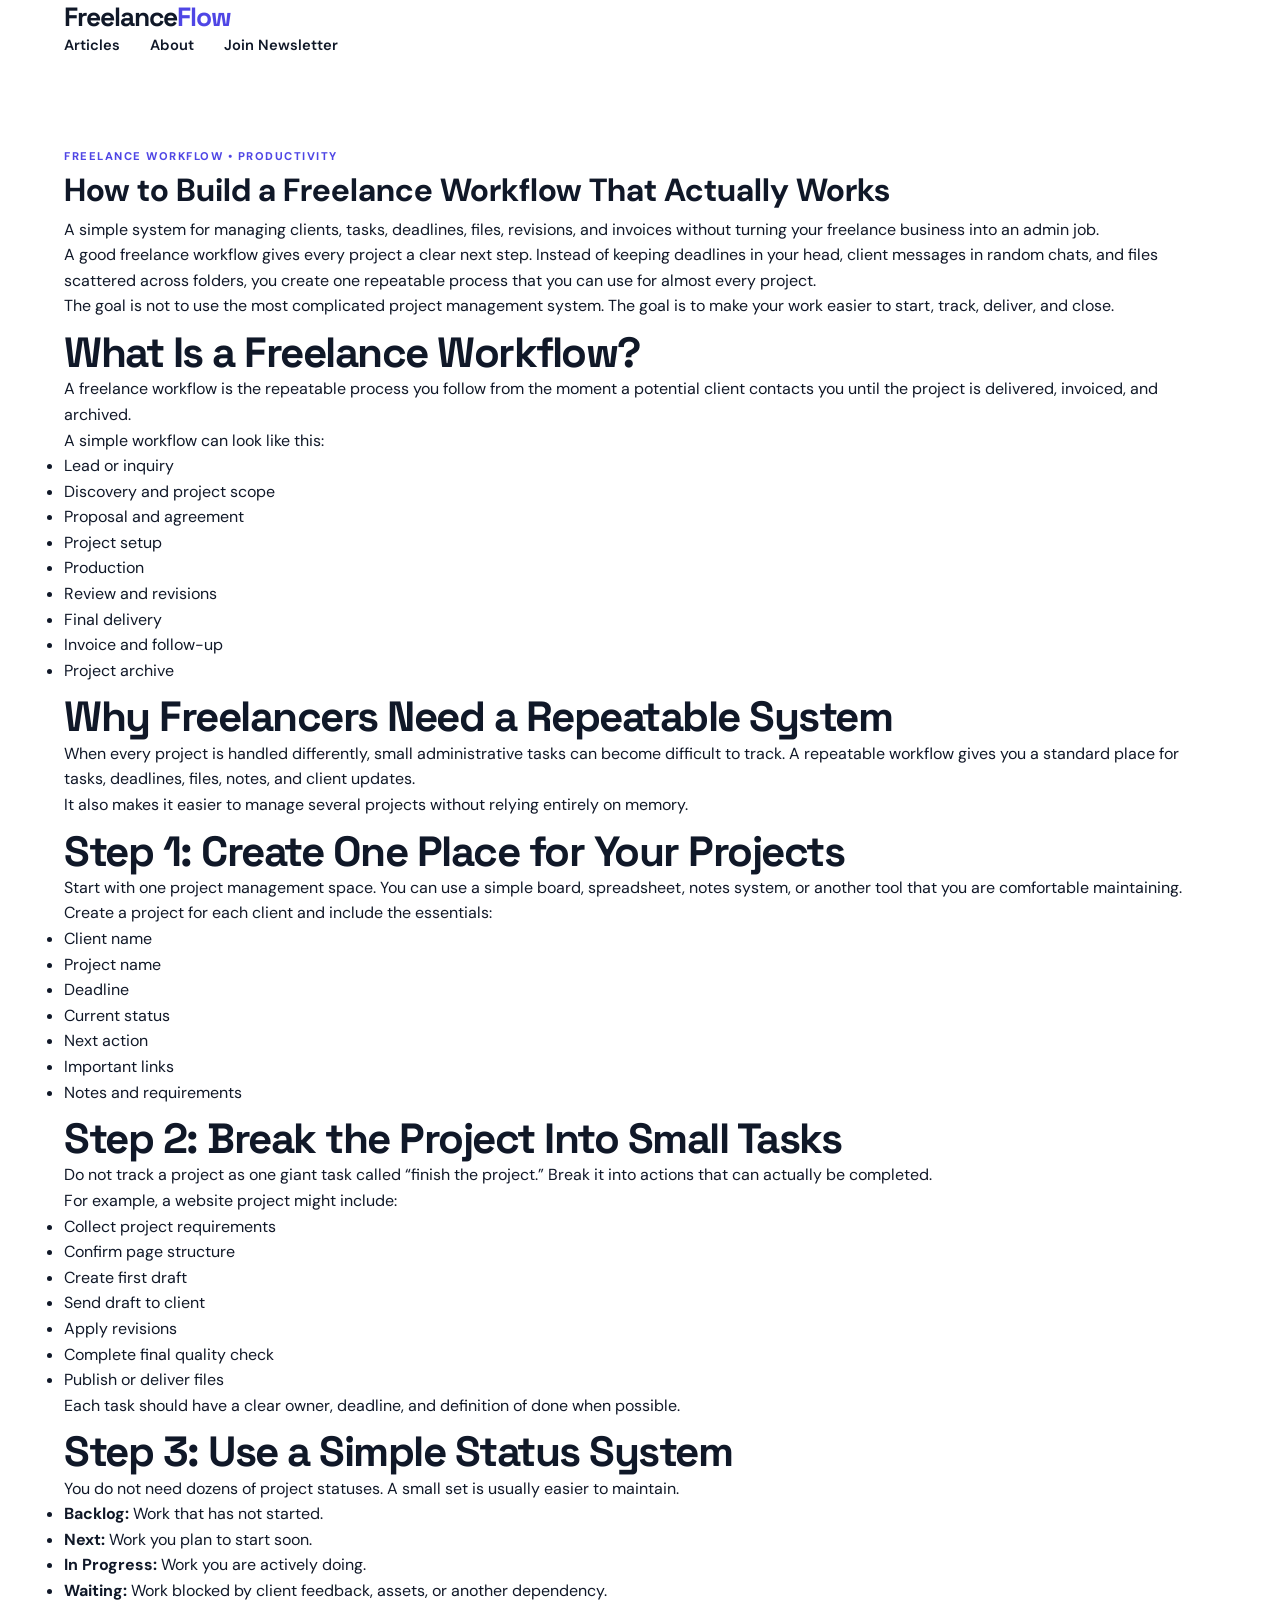
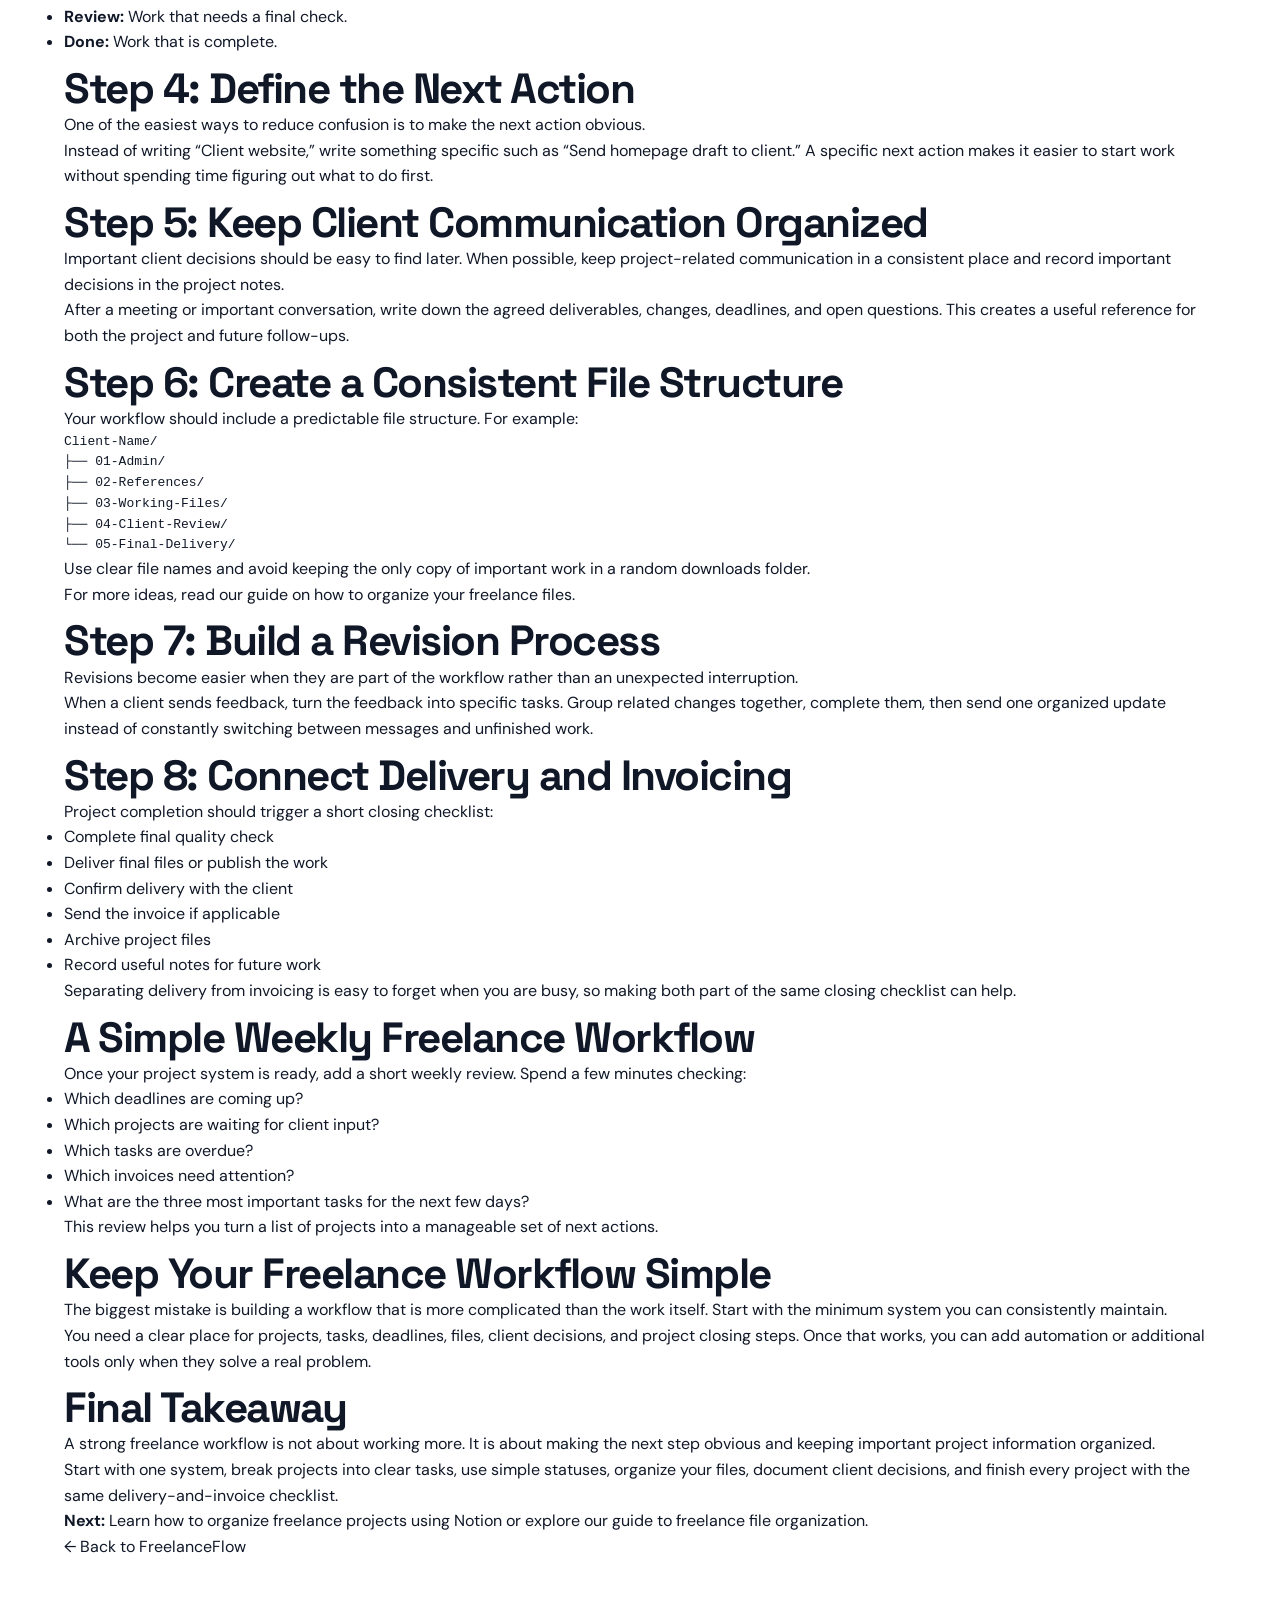
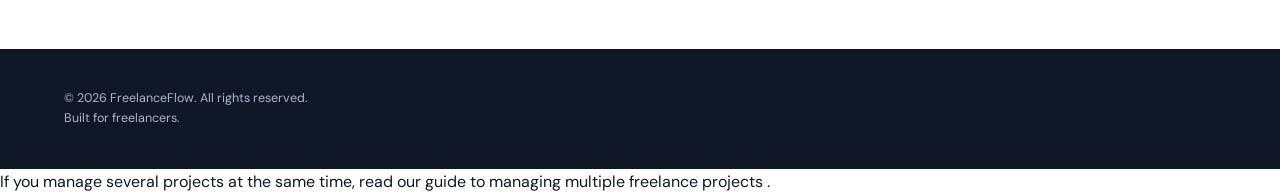
<file: freelance-workflow.html>
<!DOCTYPE html>
<html lang="en">
<head>
  <meta charset="UTF-8" />
  <meta name="viewport" content="width=device-width, initial-scale=1.0" />
  <title>How to Build a Freelance Workflow That Actually Works | FreelanceFlow</title>
  <meta name="description" content="Learn how to build a simple freelance workflow for managing clients, tasks, deadlines, files, revisions, and invoices without unnecessary complexity." />
  <link rel="canonical" href="https://mahmoudyousry5.github.io/FreelanceFlow/freelance-workflow.html" />
  <meta property="og:title" content="How to Build a Freelance Workflow That Actually Works" />
  <meta property="og:description" content="A simple step-by-step freelance workflow for keeping projects, tasks, clients, files, and deadlines organized." />
  <meta property="og:type" content="article" />
  <meta property="og:url" content="https://mahmoudyousry5.github.io/FreelanceFlow/freelance-workflow.html" />
  <meta property="og:site_name" content="FreelanceFlow" />
  <link rel="stylesheet" href="style.css" />
  <script type="application/ld+json">
  {
    "@context":"https://schema.org",
    "@type":"BlogPosting",
    "headline":"How to Build a Freelance Workflow That Actually Works",
    "description":"A simple step-by-step freelance workflow for managing projects, clients, tasks, files, deadlines, and invoices.",
    "datePublished":"2026-09-20",
    "dateModified":"2026-09-20",
    "author":{"@type":"Organization","name":"FreelanceFlow","url":"https://mahmoudyousry5.github.io/FreelanceFlow/"},
    "publisher":{"@type":"Organization","name":"FreelanceFlow"},
    "mainEntityOfPage":{"@type":"WebPage","@id":"https://mahmoudyousry5.github.io/FreelanceFlow/freelance-workflow.html"}
  }
  </script>
</head>
<body>
  <header class="site-header">
    <div class="container nav-wrap">
      <a class="logo" href="index.html">Freelance<span>Flow</span></a>
      <nav>
        <a href="index.html#articles">Articles</a>
        <a href="index.html#about">About</a>
        <a class="nav-button" href="index.html#newsletter">Join Newsletter</a>
      </nav>
    </div>
  </header>

  <main class="section container article-page">
    <p class="eyebrow">FREELANCE WORKFLOW • PRODUCTIVITY</p>
    <h1>How to Build a Freelance Workflow That Actually Works</h1>
    <p class="hero-text">A simple system for managing clients, tasks, deadlines, files, revisions, and invoices without turning your freelance business into an admin job.</p>

    <article class="article-content">
     <p>
  A good <a href="/FreelanceFlow/freelance-workflow.html">freelance workflow</a>
  gives every project a clear next step. Instead of keeping deadlines in your head,
  client messages in random chats, and files scattered across folders,
  you create one repeatable process that you can use for almost every project.
   </p>

      <p>The goal is not to use the most complicated project management system. The goal is to make your work easier to start, track, deliver, and close.</p>

      <h2>What Is a Freelance Workflow?</h2>
      <p>A freelance workflow is the repeatable process you follow from the moment a potential client contacts you until the project is delivered, invoiced, and archived.</p>
      <p>A simple workflow can look like this:</p>
      <ul>
        <li>Lead or inquiry</li>
        <li>Discovery and project scope</li>
        <li>Proposal and agreement</li>
        <li>Project setup</li>
        <li>Production</li>
        <li>Review and revisions</li>
        <li>Final delivery</li>
        <li>Invoice and follow-up</li>
        <li>Project archive</li>
      </ul>

      <h2>Why Freelancers Need a Repeatable System</h2>
      <p>When every project is handled differently, small administrative tasks can become difficult to track. A repeatable workflow gives you a standard place for tasks, deadlines, files, notes, and client updates.</p>
      <p>It also makes it easier to manage several projects without relying entirely on memory.</p>

      <h2>Step 1: Create One Place for Your Projects</h2>
      <p>Start with one project management space. You can use a simple board, spreadsheet, notes system, or another tool that you are comfortable maintaining.</p>
      <p>Create a project for each client and include the essentials:</p>
      <ul>
        <li>Client name</li>
        <li>Project name</li>
        <li>Deadline</li>
        <li>Current status</li>
        <li>Next action</li>
        <li>Important links</li>
        <li>Notes and requirements</li>
      </ul>

      <h2>Step 2: Break the Project Into Small Tasks</h2>
      <p>Do not track a project as one giant task called “finish the project.” Break it into actions that can actually be completed.</p>
      <p>For example, a website project might include:</p>
      <ul>
        <li>Collect project requirements</li>
        <li>Confirm page structure</li>
        <li>Create first draft</li>
        <li>Send draft to client</li>
        <li>Apply revisions</li>
        <li>Complete final quality check</li>
        <li>Publish or deliver files</li>
      </ul>
      <p>Each task should have a clear owner, deadline, and definition of done when possible.</p>

      <h2>Step 3: Use a Simple Status System</h2>
      <p>You do not need dozens of project statuses. A small set is usually easier to maintain.</p>
      <ul>
        <li><strong>Backlog:</strong> Work that has not started.</li>
        <li><strong>Next:</strong> Work you plan to start soon.</li>
        <li><strong>In Progress:</strong> Work you are actively doing.</li>
        <li><strong>Waiting:</strong> Work blocked by client feedback, assets, or another dependency.</li>
        <li><strong>Review:</strong> Work that needs a final check.</li>
        <li><strong>Done:</strong> Work that is complete.</li>
      </ul>

      <h2>Step 4: Define the Next Action</h2>
      <p>One of the easiest ways to reduce confusion is to make the next action obvious.</p>
      <p>Instead of writing “Client website,” write something specific such as “Send homepage draft to client.” A specific next action makes it easier to start work without spending time figuring out what to do first.</p>

      <h2>Step 5: Keep Client Communication Organized</h2>
      <p>Important client decisions should be easy to find later. When possible, keep project-related communication in a consistent place and record important decisions in the project notes.</p>
      <p>After a meeting or important conversation, write down the agreed deliverables, changes, deadlines, and open questions. This creates a useful reference for both the project and future follow-ups.</p>

      <h2>Step 6: Create a Consistent File Structure</h2>
      <p>Your workflow should include a predictable file structure. For example:</p>
      <pre><code>Client-Name/
├── 01-Admin/
├── 02-References/
├── 03-Working-Files/
├── 04-Client-Review/
└── 05-Final-Delivery/</code></pre>
      <p>Use clear file names and avoid keeping the only copy of important work in a random downloads folder.</p>
      <p>For more ideas, read our guide on <a href="freelance-file-organization.html">how to organize your freelance files</a>.</p>

      <h2>Step 7: Build a Revision Process</h2>
      <p>Revisions become easier when they are part of the workflow rather than an unexpected interruption.</p>
      <p>When a client sends feedback, turn the feedback into specific tasks. Group related changes together, complete them, then send one organized update instead of constantly switching between messages and unfinished work.</p>

      <h2>Step 8: Connect Delivery and Invoicing</h2>
      <p>Project completion should trigger a short closing checklist:</p>
      <ul>
        <li>Complete final quality check</li>
        <li>Deliver final files or publish the work</li>
        <li>Confirm delivery with the client</li>
        <li>Send the invoice if applicable</li>
        <li>Archive project files</li>
        <li>Record useful notes for future work</li>
      </ul>
      <p>Separating delivery from invoicing is easy to forget when you are busy, so making both part of the same closing checklist can help.</p>

      <h2>A Simple Weekly Freelance Workflow</h2>
      <p>Once your project system is ready, add a short weekly review. Spend a few minutes checking:</p>
      <ul>
        <li>Which deadlines are coming up?</li>
        <li>Which projects are waiting for client input?</li>
        <li>Which tasks are overdue?</li>
        <li>Which invoices need attention?</li>
        <li>What are the three most important tasks for the next few days?</li>
      </ul>
      <p>This review helps you turn a list of projects into a manageable set of next actions.</p>

      <h2>Keep Your Freelance Workflow Simple</h2>
      <p>The biggest mistake is building a workflow that is more complicated than the work itself. Start with the minimum system you can consistently maintain.</p>
      <p>You need a clear place for projects, tasks, deadlines, files, client decisions, and project closing steps. Once that works, you can add automation or additional tools only when they solve a real problem.</p>

      <h2>Final Takeaway</h2>
      <p>A strong freelance workflow is not about working more. It is about making the next step obvious and keeping important project information organized.</p>
      <p>Start with one system, break projects into clear tasks, use simple statuses, organize your files, document client decisions, and finish every project with the same delivery-and-invoice checklist.</p>

      <p><strong>Next:</strong> Learn <a href="notion-freelance-projects.html">how to organize freelance projects using Notion</a> or explore our guide to <a href="freelance-file-organization.html">freelance file organization</a>.</p>
      <p><a href="index.html">← Back to FreelanceFlow</a></p>
    </article>
  </main>

  <footer class="footer">
    <div class="container footer-wrap">
      <p>© 2026 FreelanceFlow. All rights reserved.</p>
      <p>Built for freelancers.</p>
    </div>
  </footer>
  <p>
If you manage several projects at the same time, read our
<a href="how-to-manage-multiple-freelance-projects.html">
guide to managing multiple freelance projects
</a>.
</p>
</body>
</html>
</file>
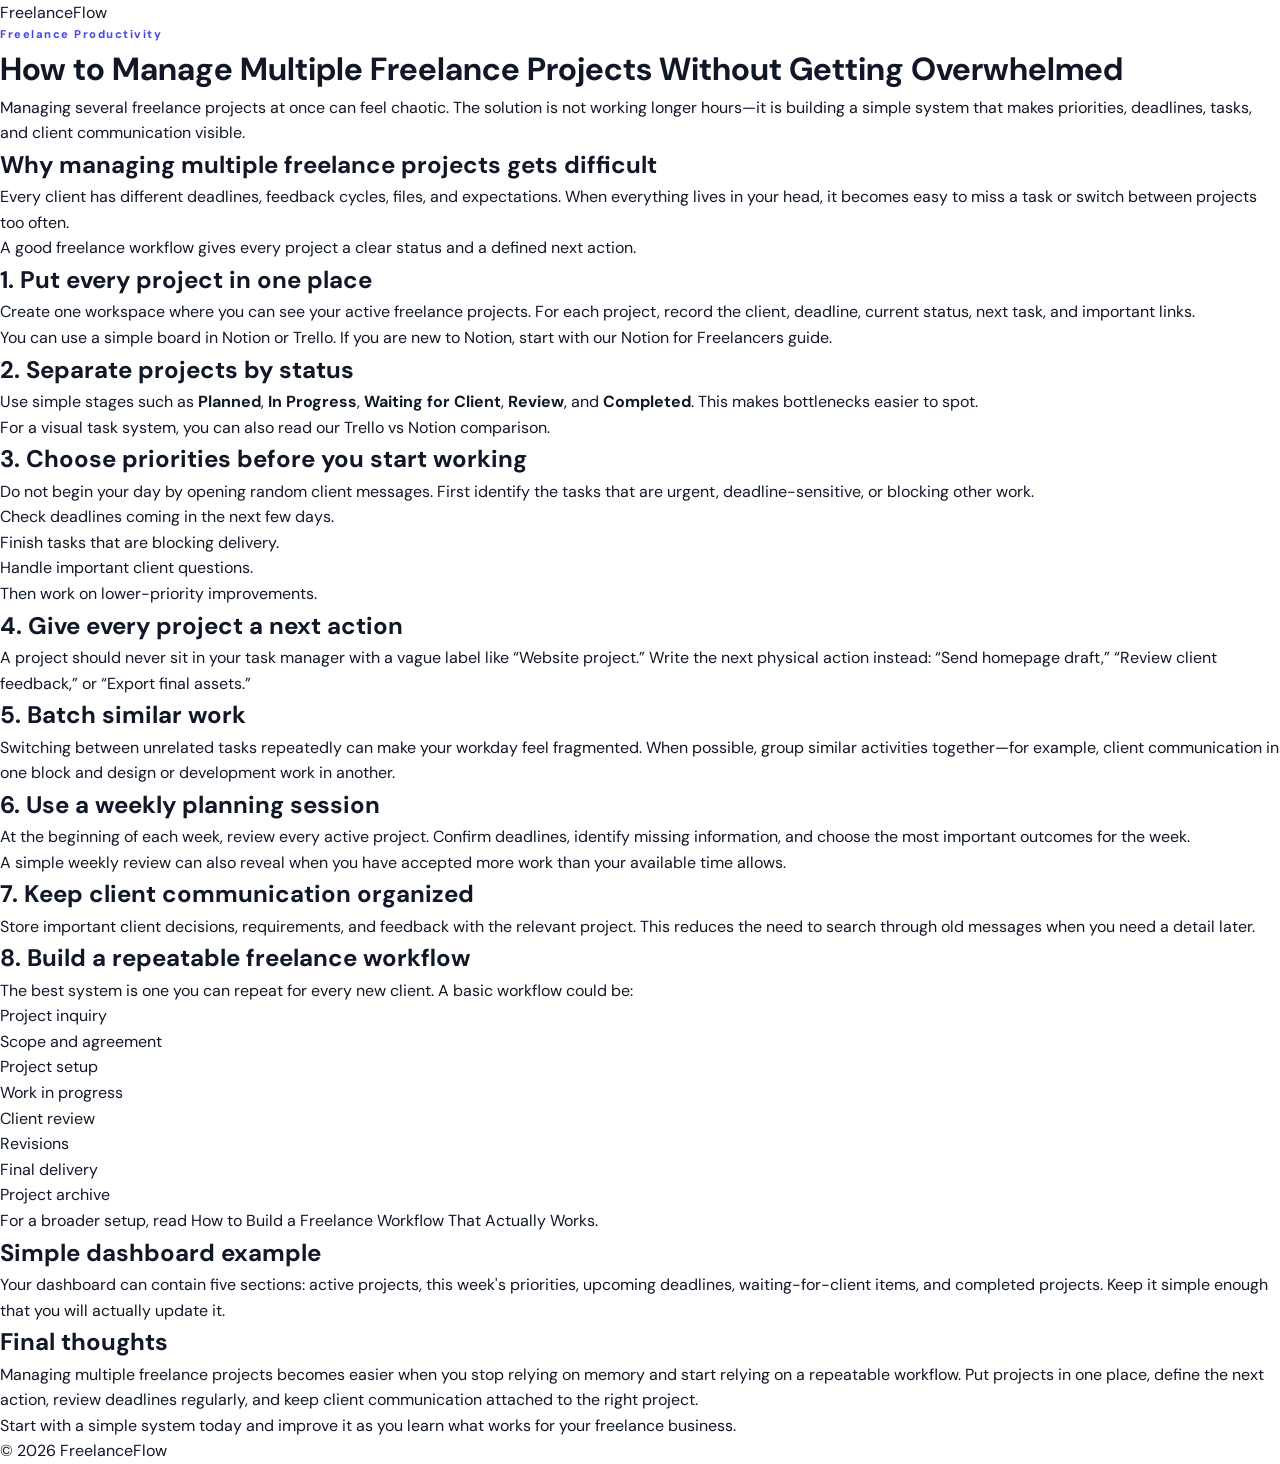
<file: how-to-manage-multiple-freelance-projects.html>
<!doctype html>
<html lang="en">
<head>
<meta charset="utf-8">
<meta name="viewport" content="width=device-width, initial-scale=1">
<title>How to Manage Multiple Freelance Projects Without Getting Overwhelmed</title>
<meta name="description" content="Learn how to manage multiple freelance projects with a simple workflow for priorities, deadlines, client communication, and weekly planning.">
<link rel="canonical" href="https://mahmoudyousry5.github.io/FreelanceFlow/how-to-manage-multiple-freelance-projects.html">
<meta property="og:title" content="How to Manage Multiple Freelance Projects Without Getting Overwhelmed">
<meta property="og:description" content="A practical system for managing multiple freelance projects, deadlines, tasks, and clients.">
<meta property="og:type" content="article">
<meta property="og:url" content="https://mahmoudyousry5.github.io/FreelanceFlow/how-to-manage-multiple-freelance-projects.html">
<link rel="stylesheet" href="style.css">
<script type="application/ld+json">
{
  "@context":"https://schema.org",
  "@type":"BlogPosting",
  "headline":"How to Manage Multiple Freelance Projects Without Getting Overwhelmed",
  "description":"A practical system for managing multiple freelance projects, deadlines, tasks, and clients.",
  "author":{"@type":"Person","name":"FreelanceFlow"},
  "publisher":{"@type":"Organization","name":"FreelanceFlow"},
  "datePublished":"2026-09-20",
  "dateModified":"2026-09-20",
  "mainEntityOfPage":{"@type":"WebPage","@id":"https://mahmoudyousry5.github.io/FreelanceFlow/how-to-manage-multiple-freelance-projects.html"}
}
</script>
</head>
<body>
<header><a href="index.html">FreelanceFlow</a></header>
<main class="article">
<p class="eyebrow">Freelance Productivity</p>
<h1>How to Manage Multiple Freelance Projects Without Getting Overwhelmed</h1>
<p class="lead">Managing several freelance projects at once can feel chaotic. The solution is not working longer hours—it is building a simple system that makes priorities, deadlines, tasks, and client communication visible.</p>

<h2>Why managing multiple freelance projects gets difficult</h2>
<p>Every client has different deadlines, feedback cycles, files, and expectations. When everything lives in your head, it becomes easy to miss a task or switch between projects too often.</p>
<p>A good freelance workflow gives every project a clear status and a defined next action.</p>

<h2>1. Put every project in one place</h2>
<p>Create one workspace where you can see your active freelance projects. For each project, record the client, deadline, current status, next task, and important links.</p>
<p>You can use a simple board in Notion or Trello. If you are new to Notion, start with our <a href="notion-for-freelancers.html">Notion for Freelancers guide</a>.</p>

<h2>2. Separate projects by status</h2>
<p>Use simple stages such as <strong>Planned</strong>, <strong>In Progress</strong>, <strong>Waiting for Client</strong>, <strong>Review</strong>, and <strong>Completed</strong>. This makes bottlenecks easier to spot.</p>
<p>For a visual task system, you can also read our <a href="trello-vs-notion.html">Trello vs Notion comparison</a>.</p>

<h2>3. Choose priorities before you start working</h2>
<p>Do not begin your day by opening random client messages. First identify the tasks that are urgent, deadline-sensitive, or blocking other work.</p>
<ul><li>Check deadlines coming in the next few days.</li><li>Finish tasks that are blocking delivery.</li><li>Handle important client questions.</li><li>Then work on lower-priority improvements.</li></ul>

<h2>4. Give every project a next action</h2>
<p>A project should never sit in your task manager with a vague label like “Website project.” Write the next physical action instead: “Send homepage draft,” “Review client feedback,” or “Export final assets.”</p>

<h2>5. Batch similar work</h2>
<p>Switching between unrelated tasks repeatedly can make your workday feel fragmented. When possible, group similar activities together—for example, client communication in one block and design or development work in another.</p>

<h2>6. Use a weekly planning session</h2>
<p>At the beginning of each week, review every active project. Confirm deadlines, identify missing information, and choose the most important outcomes for the week.</p>
<p>A simple weekly review can also reveal when you have accepted more work than your available time allows.</p>

<h2>7. Keep client communication organized</h2>
<p>Store important client decisions, requirements, and feedback with the relevant project. This reduces the need to search through old messages when you need a detail later.</p>

<h2>8. Build a repeatable freelance workflow</h2>
<p>The best system is one you can repeat for every new client. A basic workflow could be:</p>
<ol><li>Project inquiry</li><li>Scope and agreement</li><li>Project setup</li><li>Work in progress</li><li>Client review</li><li>Revisions</li><li>Final delivery</li><li>Project archive</li></ol>
<p>For a broader setup, read <a href="freelance-workflow.html">How to Build a Freelance Workflow That Actually Works</a>.</p>

<h2>Simple dashboard example</h2>
<p>Your dashboard can contain five sections: active projects, this week's priorities, upcoming deadlines, waiting-for-client items, and completed projects. Keep it simple enough that you will actually update it.</p>

<h2>Final thoughts</h2>
<p>Managing multiple freelance projects becomes easier when you stop relying on memory and start relying on a repeatable workflow. Put projects in one place, define the next action, review deadlines regularly, and keep client communication attached to the right project.</p>
<p>Start with a simple system today and improve it as you learn what works for your freelance business.</p>
</main>
<footer>© 2026 FreelanceFlow</footer>
</body>
</html>
</file>
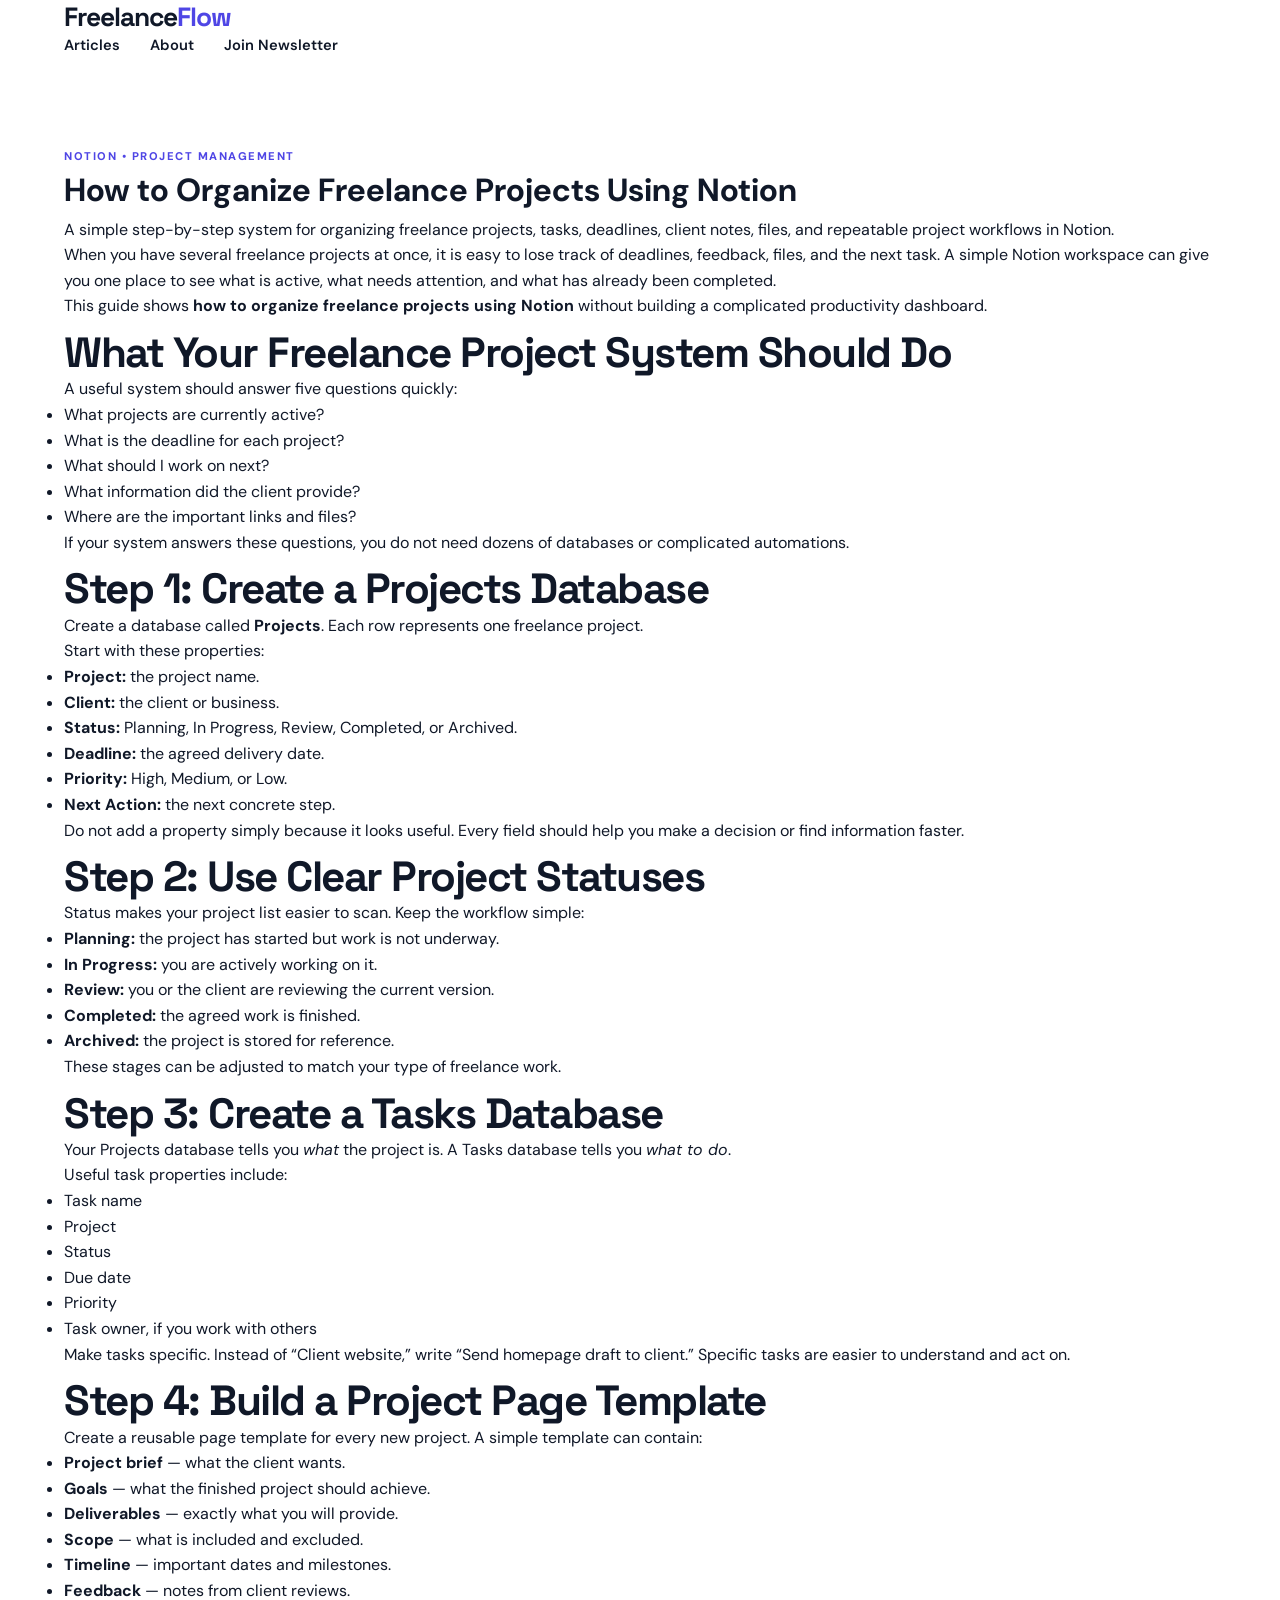
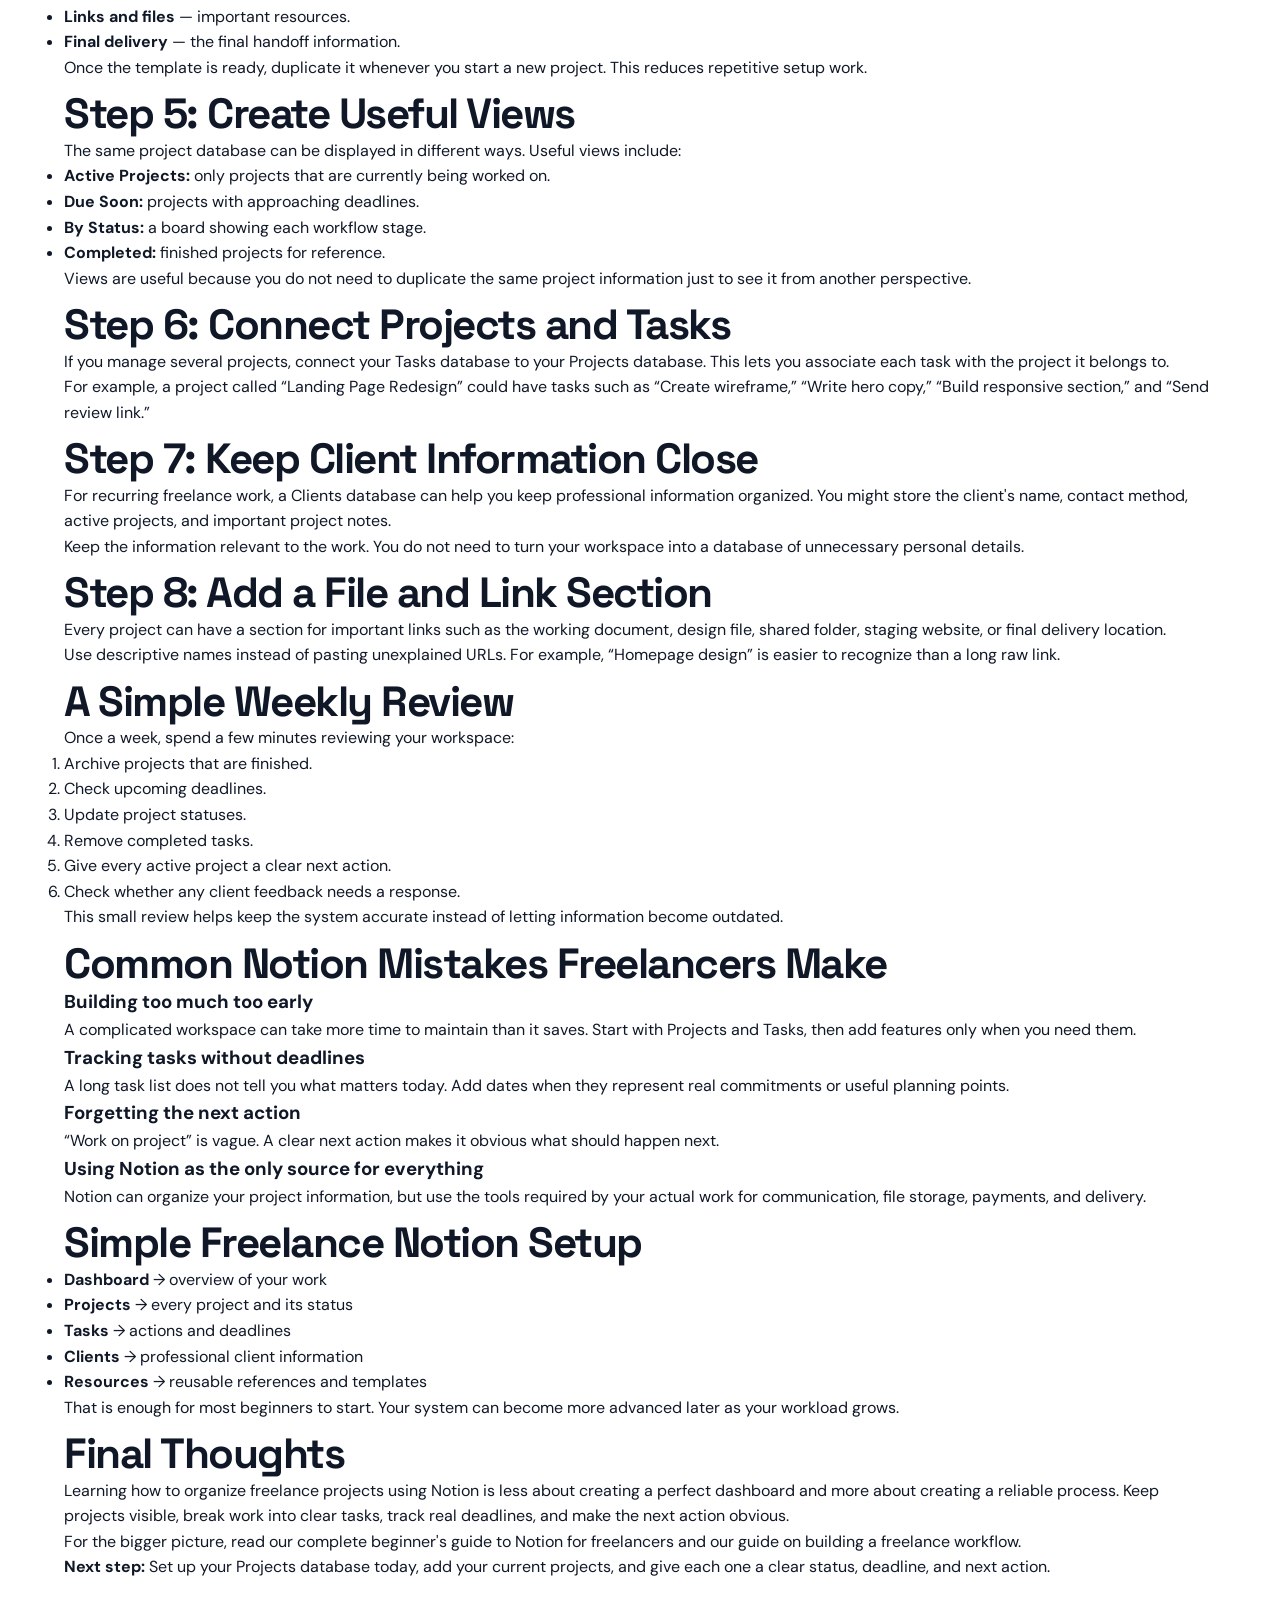
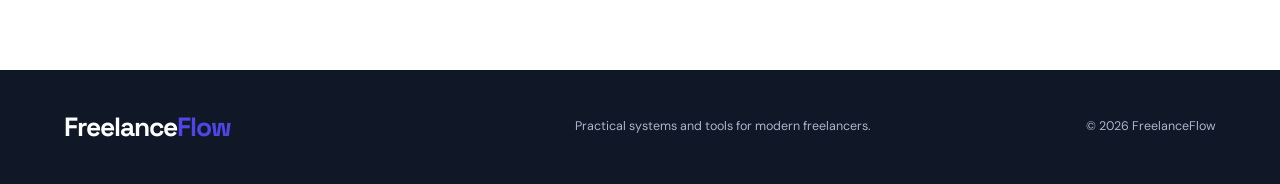
<file: how-to-organize-freelance-projects-using-notion.html>
<!DOCTYPE html>
<html lang="en">
<head>
<meta charset="UTF-8" />
<meta name="viewport" content="width=device-width, initial-scale=1.0" />
<title>How to Organize Freelance Projects Using Notion | FreelanceFlow</title>
<meta name="description" content="Learn how to organize freelance projects using Notion with a simple system for projects, tasks, deadlines, client notes, files, and project templates." />
<link rel="canonical" href="https://mahmoudyousry5.github.io/FreelanceFlow/how-to-organize-freelance-projects-using-notion.html" />
<meta property="og:title" content="How to Organize Freelance Projects Using Notion" />
<meta property="og:description" content="A practical Notion system for organizing freelance projects, tasks, deadlines, client notes, and files." />
<meta property="og:type" content="article" />
<meta property="og:url" content="https://mahmoudyousry5.github.io/FreelanceFlow/how-to-organize-freelance-projects-using-notion.html" />
<meta property="og:site_name" content="FreelanceFlow" />
<link rel="stylesheet" href="style.css" />
<script type="application/ld+json">
{
 "@context":"https://schema.org",
 "@type":"BlogPosting",
 "headline":"How to Organize Freelance Projects Using Notion",
 "description":"A practical Notion system for organizing freelance projects, tasks, deadlines, client notes, and files.",
 "datePublished":"2026-09-20",
 "dateModified":"2026-09-20",
 "author":{"@type":"Organization","name":"FreelanceFlow","url":"https://mahmoudyousry5.github.io/FreelanceFlow/"},
 "publisher":{"@type":"Organization","name":"FreelanceFlow"},
 "mainEntityOfPage":{"@type":"WebPage","@id":"https://mahmoudyousry5.github.io/FreelanceFlow/how-to-organize-freelance-projects-using-notion.html"}
}
</script>
</head>
<body>
<header class="site-header"><div class="container nav-wrap"><a class="logo" href="index.html">Freelance<span>Flow</span></a><nav><a href="index.html#articles">Articles</a><a href="index.html#about">About</a><a class="nav-button" href="index.html#newsletter">Join Newsletter</a></nav></div></header>
<main class="section container article-page">
<p class="eyebrow">NOTION • PROJECT MANAGEMENT</p>
<h1>How to Organize Freelance Projects Using Notion</h1>
<p class="hero-text">A simple step-by-step system for organizing freelance projects, tasks, deadlines, client notes, files, and repeatable project workflows in Notion.</p>
<article class="article-content">
<p>When you have several freelance projects at once, it is easy to lose track of deadlines, feedback, files, and the next task. A simple Notion workspace can give you one place to see what is active, what needs attention, and what has already been completed.</p>
<p>This guide shows <strong>how to organize freelance projects using Notion</strong> without building a complicated productivity dashboard.</p>
<h2>What Your Freelance Project System Should Do</h2>
<p>A useful system should answer five questions quickly:</p>
<ul><li>What projects are currently active?</li><li>What is the deadline for each project?</li><li>What should I work on next?</li><li>What information did the client provide?</li><li>Where are the important links and files?</li></ul>
<p>If your system answers these questions, you do not need dozens of databases or complicated automations.</p>
<h2>Step 1: Create a Projects Database</h2>
<p>Create a database called <strong>Projects</strong>. Each row represents one freelance project.</p>
<p>Start with these properties:</p>
<ul><li><strong>Project:</strong> the project name.</li><li><strong>Client:</strong> the client or business.</li><li><strong>Status:</strong> Planning, In Progress, Review, Completed, or Archived.</li><li><strong>Deadline:</strong> the agreed delivery date.</li><li><strong>Priority:</strong> High, Medium, or Low.</li><li><strong>Next Action:</strong> the next concrete step.</li></ul>
<p>Do not add a property simply because it looks useful. Every field should help you make a decision or find information faster.</p>
<h2>Step 2: Use Clear Project Statuses</h2>
<p>Status makes your project list easier to scan. Keep the workflow simple:</p>
<ul><li><strong>Planning:</strong> the project has started but work is not underway.</li><li><strong>In Progress:</strong> you are actively working on it.</li><li><strong>Review:</strong> you or the client are reviewing the current version.</li><li><strong>Completed:</strong> the agreed work is finished.</li><li><strong>Archived:</strong> the project is stored for reference.</li></ul>
<p>These stages can be adjusted to match your type of freelance work.</p>
<h2>Step 3: Create a Tasks Database</h2>
<p>Your Projects database tells you <em>what</em> the project is. A Tasks database tells you <em>what to do</em>.</p>
<p>Useful task properties include:</p>
<ul><li>Task name</li><li>Project</li><li>Status</li><li>Due date</li><li>Priority</li><li>Task owner, if you work with others</li></ul>
<p>Make tasks specific. Instead of “Client website,” write “Send homepage draft to client.” Specific tasks are easier to understand and act on.</p>
<h2>Step 4: Build a Project Page Template</h2>
<p>Create a reusable page template for every new project. A simple template can contain:</p>
<ul><li><strong>Project brief</strong> — what the client wants.</li><li><strong>Goals</strong> — what the finished project should achieve.</li><li><strong>Deliverables</strong> — exactly what you will provide.</li><li><strong>Scope</strong> — what is included and excluded.</li><li><strong>Timeline</strong> — important dates and milestones.</li><li><strong>Feedback</strong> — notes from client reviews.</li><li><strong>Links and files</strong> — important resources.</li><li><strong>Final delivery</strong> — the final handoff information.</li></ul>
<p>Once the template is ready, duplicate it whenever you start a new project. This reduces repetitive setup work.</p>
<h2>Step 5: Create Useful Views</h2>
<p>The same project database can be displayed in different ways. Useful views include:</p>
<ul><li><strong>Active Projects:</strong> only projects that are currently being worked on.</li><li><strong>Due Soon:</strong> projects with approaching deadlines.</li><li><strong>By Status:</strong> a board showing each workflow stage.</li><li><strong>Completed:</strong> finished projects for reference.</li></ul>
<p>Views are useful because you do not need to duplicate the same project information just to see it from another perspective.</p>
<h2>Step 6: Connect Projects and Tasks</h2>
<p>If you manage several projects, connect your Tasks database to your Projects database. This lets you associate each task with the project it belongs to.</p>
<p>For example, a project called “Landing Page Redesign” could have tasks such as “Create wireframe,” “Write hero copy,” “Build responsive section,” and “Send review link.”</p>
<h2>Step 7: Keep Client Information Close</h2>
<p>For recurring freelance work, a Clients database can help you keep professional information organized. You might store the client's name, contact method, active projects, and important project notes.</p>
<p>Keep the information relevant to the work. You do not need to turn your workspace into a database of unnecessary personal details.</p>
<h2>Step 8: Add a File and Link Section</h2>
<p>Every project can have a section for important links such as the working document, design file, shared folder, staging website, or final delivery location.</p>
<p>Use descriptive names instead of pasting unexplained URLs. For example, “Homepage design” is easier to recognize than a long raw link.</p>
<h2>A Simple Weekly Review</h2>
<p>Once a week, spend a few minutes reviewing your workspace:</p>
<ol><li>Archive projects that are finished.</li><li>Check upcoming deadlines.</li><li>Update project statuses.</li><li>Remove completed tasks.</li><li>Give every active project a clear next action.</li><li>Check whether any client feedback needs a response.</li></ol>
<p>This small review helps keep the system accurate instead of letting information become outdated.</p>
<h2>Common Notion Mistakes Freelancers Make</h2>
<h3>Building too much too early</h3><p>A complicated workspace can take more time to maintain than it saves. Start with Projects and Tasks, then add features only when you need them.</p>
<h3>Tracking tasks without deadlines</h3><p>A long task list does not tell you what matters today. Add dates when they represent real commitments or useful planning points.</p>
<h3>Forgetting the next action</h3><p>“Work on project” is vague. A clear next action makes it obvious what should happen next.</p>
<h3>Using Notion as the only source for everything</h3><p>Notion can organize your project information, but use the tools required by your actual work for communication, file storage, payments, and delivery.</p>
<h2>Simple Freelance Notion Setup</h2>
<ul><li><strong>Dashboard</strong> → overview of your work</li><li><strong>Projects</strong> → every project and its status</li><li><strong>Tasks</strong> → actions and deadlines</li><li><strong>Clients</strong> → professional client information</li><li><strong>Resources</strong> → reusable references and templates</li></ul>
<p>That is enough for most beginners to start. Your system can become more advanced later as your workload grows.</p>
<h2>Final Thoughts</h2>
<p>Learning how to organize freelance projects using Notion is less about creating a perfect dashboard and more about creating a reliable process. Keep projects visible, break work into clear tasks, track real deadlines, and make the next action obvious.</p>
<p>For the bigger picture, read our <a href="notion-for-freelancers.html">complete beginner's guide to Notion for freelancers</a> and our guide on <a href="freelance-workflow.html">building a freelance workflow</a>.</p>
<div class="article-cta"><strong>Next step:</strong> Set up your Projects database today, add your current projects, and give each one a clear status, deadline, and next action.</div>
</article>
</main>
<footer class="footer"><div class="container footer-grid"><a class="logo light" href="index.html">Freelance<span>Flow</span></a><p>Practical systems and tools for modern freelancers.</p><small>© 2026 FreelanceFlow</small></div></footer>
</body>
</html>
</file>
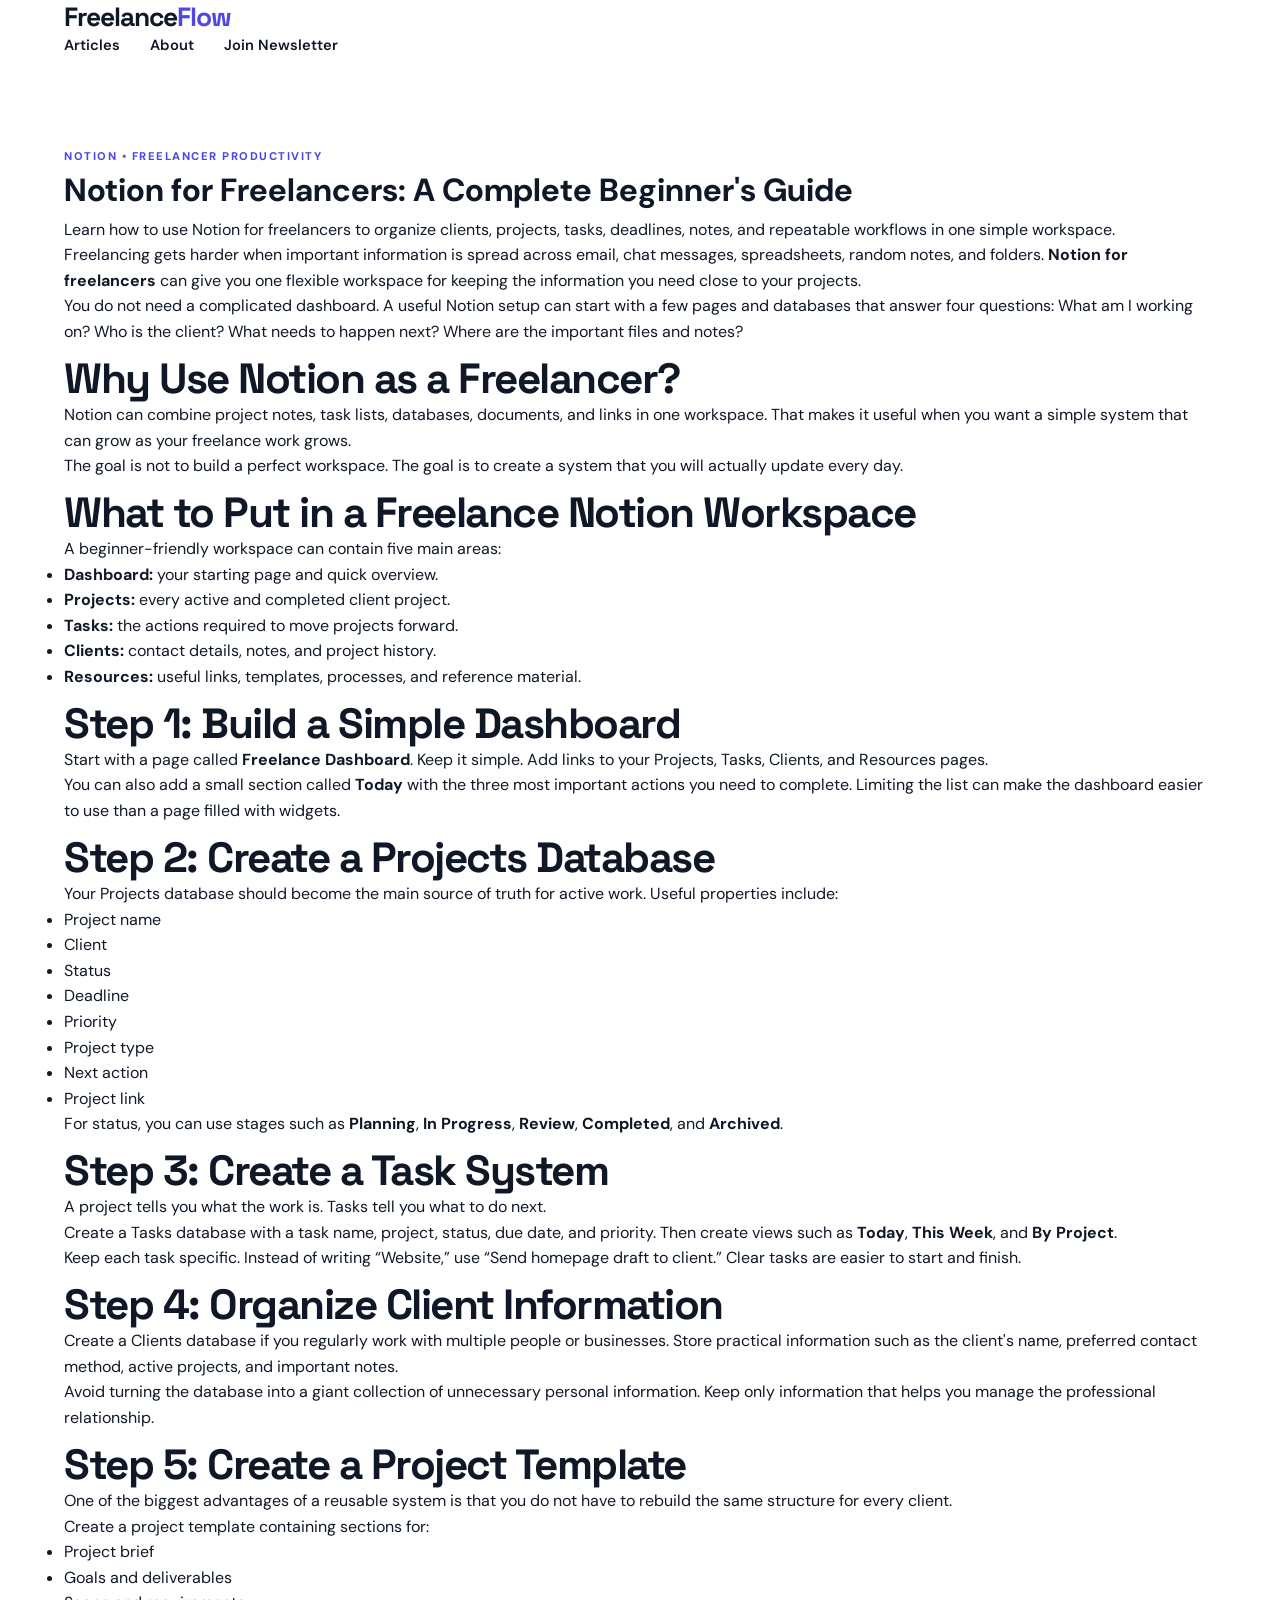
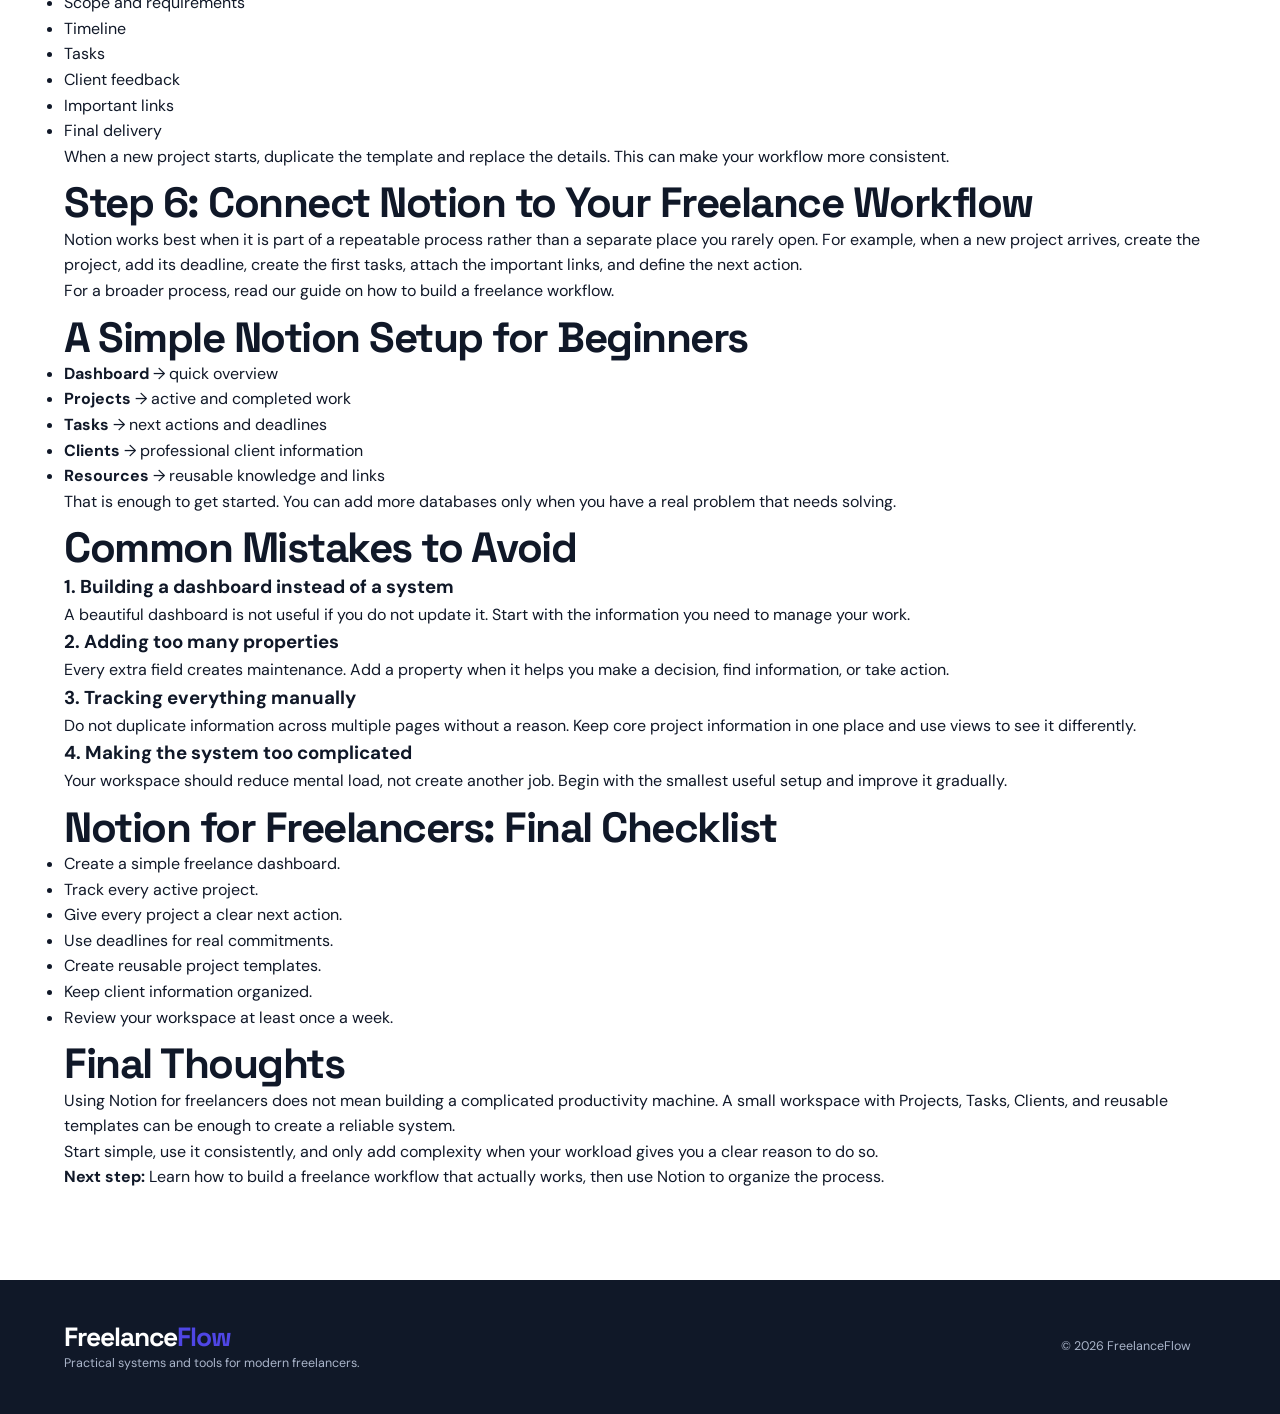
<file: notion-for-freelancers.html>
<!DOCTYPE html>
<html lang="en">
<head>
<meta charset="UTF-8" />
<meta name="viewport" content="width=device-width, initial-scale=1.0" />
<title>Notion for Freelancers: A Complete Beginner's Guide | FreelanceFlow</title>
<meta name="description" content="Learn how to use Notion for freelancers to organize clients, projects, tasks, deadlines, notes, and workflows in one simple workspace." />
<link rel="canonical" href="https://mahmoudyousry5.github.io/FreelanceFlow/notion-for-freelancers.html" />
<meta property="og:title" content="Notion for Freelancers: A Complete Beginner's Guide" />
<meta property="og:description" content="A practical beginner's guide to using Notion for freelancers to organize projects, clients, tasks, and deadlines." />
<meta property="og:type" content="article" />
<meta property="og:url" content="https://mahmoudyousry5.github.io/FreelanceFlow/notion-for-freelancers.html" />
<meta property="og:site_name" content="FreelanceFlow" />
<link rel="stylesheet" href="style.css" />
<script type="application/ld+json">
{
 "@context":"https://schema.org",
 "@type":"BlogPosting",
 "headline":"Notion for Freelancers: A Complete Beginner's Guide",
 "description":"A practical beginner's guide to using Notion for freelancers to organize projects, clients, tasks, and deadlines.",
 "datePublished":"2026-09-20",
 "dateModified":"2026-09-20",
 "author":{"@type":"Organization","name":"FreelanceFlow","url":"https://mahmoudyousry5.github.io/FreelanceFlow/"},
 "publisher":{"@type":"Organization","name":"FreelanceFlow"},
 "mainEntityOfPage":{"@type":"WebPage","@id":"https://mahmoudyousry5.github.io/FreelanceFlow/notion-for-freelancers.html"}
}
</script>
</head>
<body>
<header class="site-header"><div class="container nav-wrap"><a class="logo" href="index.html">Freelance<span>Flow</span></a><nav><a href="index.html#articles">Articles</a><a href="index.html#about">About</a><a class="nav-button" href="index.html#newsletter">Join Newsletter</a></nav></div></header>
<main class="section container article-page">
<p class="eyebrow">NOTION • FREELANCER PRODUCTIVITY</p>
<h1>Notion for Freelancers: A Complete Beginner's Guide</h1>
<p class="hero-text">Learn how to use Notion for freelancers to organize clients, projects, tasks, deadlines, notes, and repeatable workflows in one simple workspace.</p>
<article class="article-content">
<p>Freelancing gets harder when important information is spread across email, chat messages, spreadsheets, random notes, and folders. <strong>Notion for freelancers</strong> can give you one flexible workspace for keeping the information you need close to your projects.</p>
<p>You do not need a complicated dashboard. A useful Notion setup can start with a few pages and databases that answer four questions: What am I working on? Who is the client? What needs to happen next? Where are the important files and notes?</p>
<h2>Why Use Notion as a Freelancer?</h2>
<p>Notion can combine project notes, task lists, databases, documents, and links in one workspace. That makes it useful when you want a simple system that can grow as your freelance work grows.</p>
<p>The goal is not to build a perfect workspace. The goal is to create a system that you will actually update every day.</p>
<h2>What to Put in a Freelance Notion Workspace</h2>
<p>A beginner-friendly workspace can contain five main areas:</p>
<ul><li><strong>Dashboard:</strong> your starting page and quick overview.</li><li><strong>Projects:</strong> every active and completed client project.</li><li><strong>Tasks:</strong> the actions required to move projects forward.</li><li><strong>Clients:</strong> contact details, notes, and project history.</li><li><strong>Resources:</strong> useful links, templates, processes, and reference material.</li></ul>
<h2>Step 1: Build a Simple Dashboard</h2>
<p>Start with a page called <strong>Freelance Dashboard</strong>. Keep it simple. Add links to your Projects, Tasks, Clients, and Resources pages.</p>
<p>You can also add a small section called <strong>Today</strong> with the three most important actions you need to complete. Limiting the list can make the dashboard easier to use than a page filled with widgets.</p>
<h2>Step 2: Create a Projects Database</h2>
<p>Your Projects database should become the main source of truth for active work. Useful properties include:</p>
<ul><li>Project name</li><li>Client</li><li>Status</li><li>Deadline</li><li>Priority</li><li>Project type</li><li>Next action</li><li>Project link</li></ul>
<p>For status, you can use stages such as <strong>Planning</strong>, <strong>In Progress</strong>, <strong>Review</strong>, <strong>Completed</strong>, and <strong>Archived</strong>.</p>
<h2>Step 3: Create a Task System</h2>
<p>A project tells you what the work is. Tasks tell you what to do next.</p>
<p>Create a Tasks database with a task name, project, status, due date, and priority. Then create views such as <strong>Today</strong>, <strong>This Week</strong>, and <strong>By Project</strong>.</p>
<p>Keep each task specific. Instead of writing “Website,” use “Send homepage draft to client.” Clear tasks are easier to start and finish.</p>
<h2>Step 4: Organize Client Information</h2>
<p>Create a Clients database if you regularly work with multiple people or businesses. Store practical information such as the client's name, preferred contact method, active projects, and important notes.</p>
<p>Avoid turning the database into a giant collection of unnecessary personal information. Keep only information that helps you manage the professional relationship.</p>
<h2>Step 5: Create a Project Template</h2>
<p>One of the biggest advantages of a reusable system is that you do not have to rebuild the same structure for every client.</p>
<p>Create a project template containing sections for:</p>
<ul><li>Project brief</li><li>Goals and deliverables</li><li>Scope and requirements</li><li>Timeline</li><li>Tasks</li><li>Client feedback</li><li>Important links</li><li>Final delivery</li></ul>
<p>When a new project starts, duplicate the template and replace the details. This can make your workflow more consistent.</p>
<h2>Step 6: Connect Notion to Your Freelance Workflow</h2>
<p>Notion works best when it is part of a repeatable process rather than a separate place you rarely open. For example, when a new project arrives, create the project, add its deadline, create the first tasks, attach the important links, and define the next action.</p>
<p>For a broader process, read our guide on <a href="freelance-workflow.html">how to build a freelance workflow</a>.</p>
<h2>A Simple Notion Setup for Beginners</h2>
<ul><li><strong>Dashboard</strong> → quick overview</li><li><strong>Projects</strong> → active and completed work</li><li><strong>Tasks</strong> → next actions and deadlines</li><li><strong>Clients</strong> → professional client information</li><li><strong>Resources</strong> → reusable knowledge and links</li></ul>
<p>That is enough to get started. You can add more databases only when you have a real problem that needs solving.</p>
<h2>Common Mistakes to Avoid</h2>
<h3>1. Building a dashboard instead of a system</h3><p>A beautiful dashboard is not useful if you do not update it. Start with the information you need to manage your work.</p>
<h3>2. Adding too many properties</h3><p>Every extra field creates maintenance. Add a property when it helps you make a decision, find information, or take action.</p>
<h3>3. Tracking everything manually</h3><p>Do not duplicate information across multiple pages without a reason. Keep core project information in one place and use views to see it differently.</p>
<h3>4. Making the system too complicated</h3><p>Your workspace should reduce mental load, not create another job. Begin with the smallest useful setup and improve it gradually.</p>
<h2>Notion for Freelancers: Final Checklist</h2>
<ul><li>Create a simple freelance dashboard.</li><li>Track every active project.</li><li>Give every project a clear next action.</li><li>Use deadlines for real commitments.</li><li>Create reusable project templates.</li><li>Keep client information organized.</li><li>Review your workspace at least once a week.</li></ul>
<h2>Final Thoughts</h2>
<p>Using Notion for freelancers does not mean building a complicated productivity machine. A small workspace with Projects, Tasks, Clients, and reusable templates can be enough to create a reliable system.</p>
<p>Start simple, use it consistently, and only add complexity when your workload gives you a clear reason to do so.</p>
<div class="article-cta"><strong>Next step:</strong> Learn <a href="freelance-workflow.html">how to build a freelance workflow that actually works</a>, then use Notion to organize the process.</div>
</article>
</main>
<footer class="footer"><div class="container footer-grid"><div><a class="logo light" href="index.html">Freelance<span>Flow</span></a><p>Practical systems and tools for modern freelancers.</p></div><small>© 2026 FreelanceFlow</small></div></footer>
</body></html>
</file>
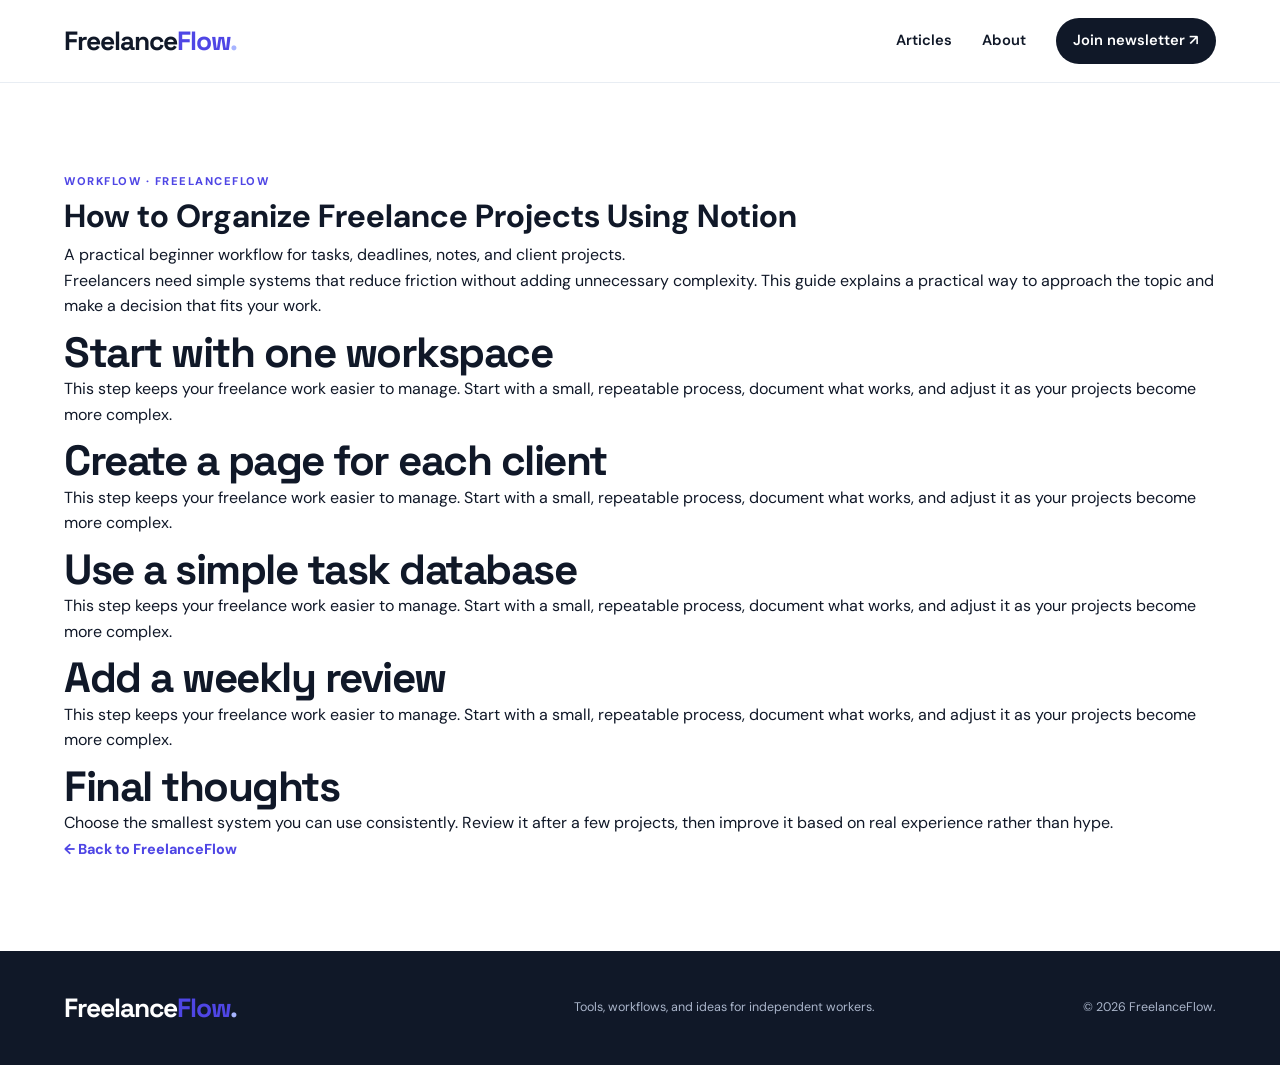
<file: notion-freelance-projects.html>
<!doctype html><html lang="en"><head><meta charset="utf-8"><meta name="viewport" content="width=device-width,initial-scale=1"><meta name="description" content="A practical beginner workflow for tasks, deadlines, notes, and client projects."><title>How to Organize Freelance Projects Using Notion | FreelanceFlow</title><link rel="stylesheet" href="style.css"></head><body><header class="header"><div class="container nav"><a class="logo" href="index.html">Freelance<span>Flow</span><b>.</b></a><nav><a href="index.html#articles">Articles</a><a href="index.html#about">About</a><a class="nav-cta" href="index.html#newsletter">Join newsletter ↗</a></nav></div></header><main class="section container article-page"><div class="eyebrow">WORKFLOW · FREELANCEFLOW</div><h1>How to Organize Freelance Projects Using Notion</h1><p class="hero-text">A practical beginner workflow for tasks, deadlines, notes, and client projects.</p><article class="article-content"><p>Freelancers need simple systems that reduce friction without adding unnecessary complexity. This guide explains a practical way to approach the topic and make a decision that fits your work.</p><h2>Start with one workspace</h2><p>This step keeps your freelance work easier to manage. Start with a small, repeatable process, document what works, and adjust it as your projects become more complex.</p><h2>Create a page for each client</h2><p>This step keeps your freelance work easier to manage. Start with a small, repeatable process, document what works, and adjust it as your projects become more complex.</p><h2>Use a simple task database</h2><p>This step keeps your freelance work easier to manage. Start with a small, repeatable process, document what works, and adjust it as your projects become more complex.</p><h2>Add a weekly review</h2><p>This step keeps your freelance work easier to manage. Start with a small, repeatable process, document what works, and adjust it as your projects become more complex.</p><h2>Final thoughts</h2><p>Choose the smallest system you can use consistently. Review it after a few projects, then improve it based on real experience rather than hype.</p></article><a class="read-link" href="index.html">← Back to FreelanceFlow</a></main><footer class="footer"><div class="container footer-grid"><a class="logo light" href="index.html">Freelance<span>Flow</span><b>.</b></a><p>Tools, workflows, and ideas for independent workers.</p><small>© 2026 FreelanceFlow.</small></div></footer></body></html>
</file>
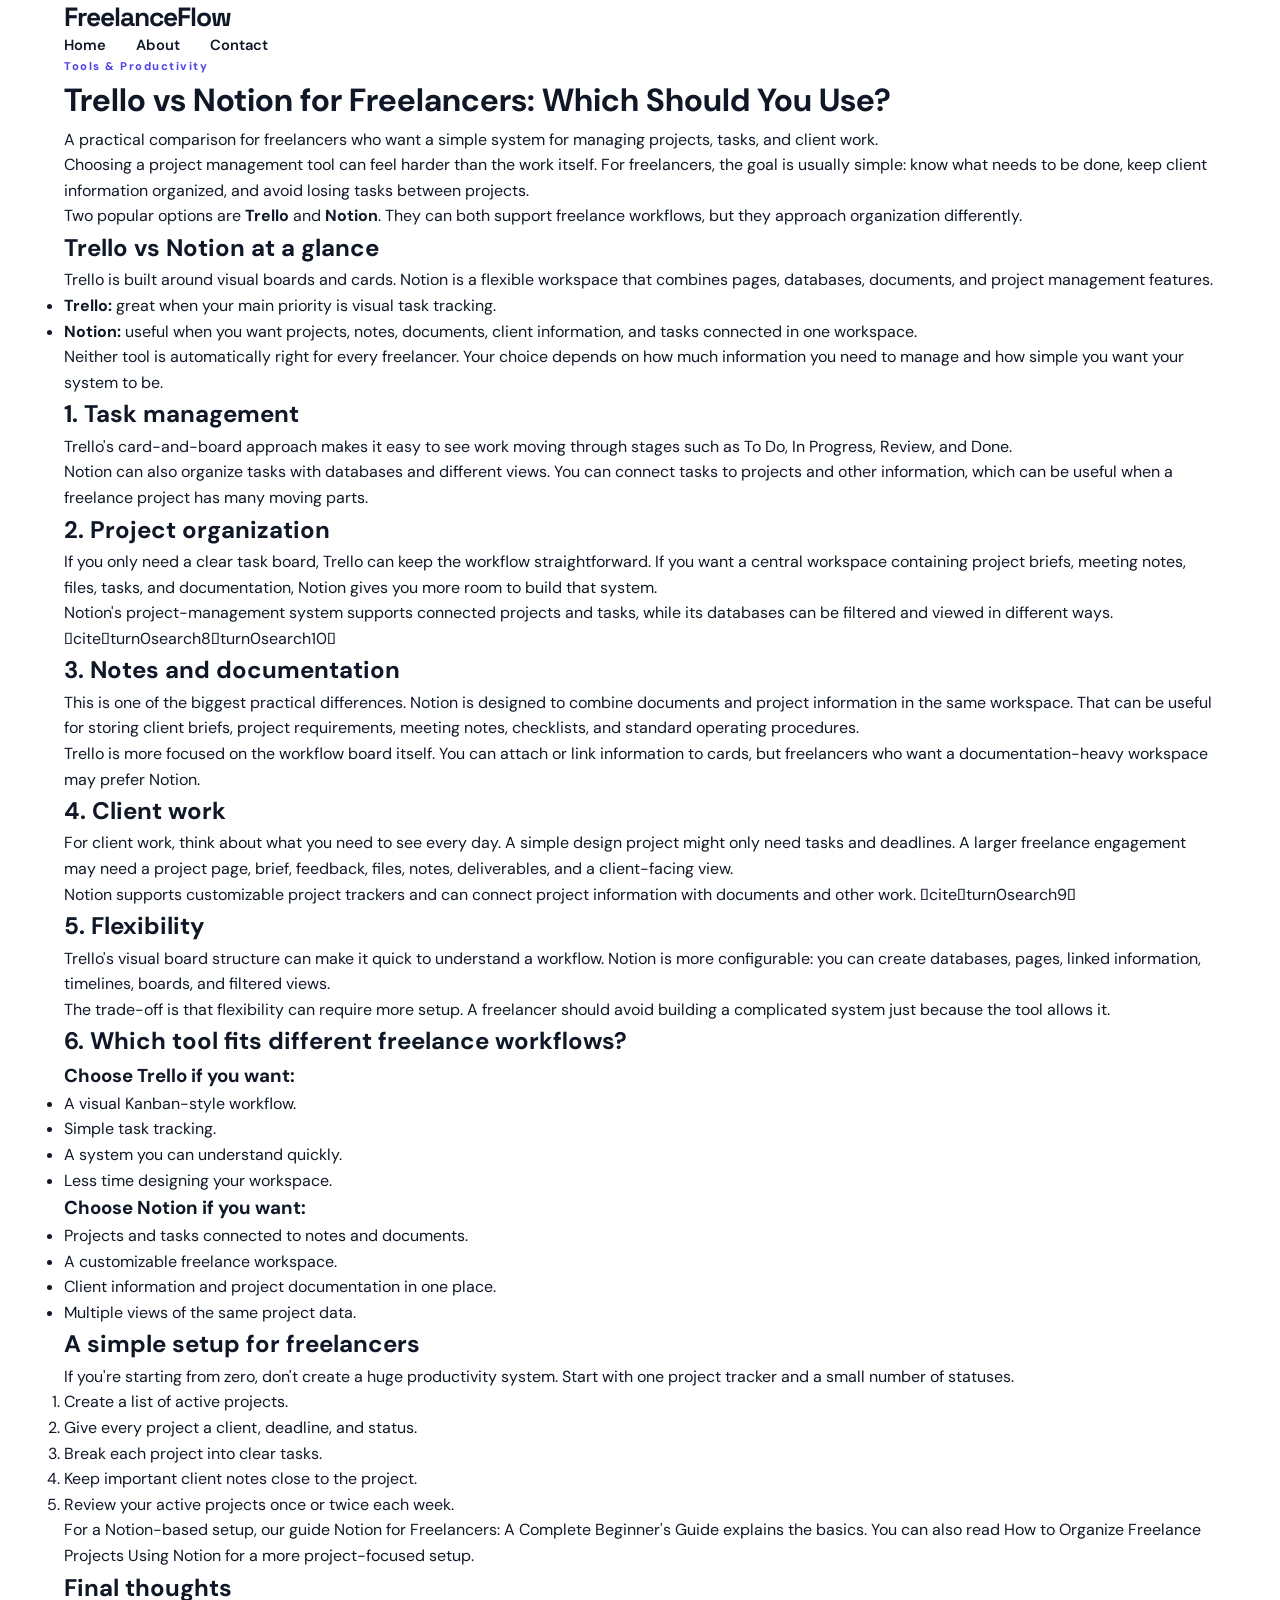
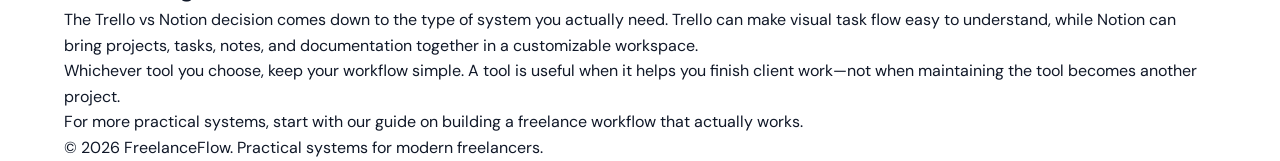
<file: trello-vs-notion.html>
<!DOCTYPE html>
<html lang="en">
<head>
<meta charset="UTF-8">
<meta name="viewport" content="width=device-width, initial-scale=1.0">
<title>Trello vs Notion for Freelancers: Which Should You Use?</title>
<meta name="description" content="Trello vs Notion for freelancers: compare project management, task tracking, notes, client work, flexibility, and workflow setup to choose the right tool.">
<link rel="canonical" href="https://mahmoudyousry5.github.io/FreelanceFlow/trello-vs-notion.html">
<meta property="og:title" content="Trello vs Notion for Freelancers: Which Should You Use?">
<meta property="og:description" content="A practical Trello vs Notion comparison for freelancers managing projects, tasks, clients, notes, and workflows.">
<meta property="og:type" content="article">
<meta property="og:url" content="https://mahmoudyousry5.github.io/FreelanceFlow/trello-vs-notion.html">
<link rel="stylesheet" href="style.css">
<script type="application/ld+json">
{
  "@context":"https://schema.org",
  "@type":"BlogPosting",
  "headline":"Trello vs Notion for Freelancers: Which Should You Use?",
  "description":"A practical comparison of Trello and Notion for freelancers.",
  "author":{"@type":"Person","name":"FreelanceFlow"},
  "publisher":{"@type":"Organization","name":"FreelanceFlow"},
  "datePublished":"2026-09-20",
  "dateModified":"2026-09-20",
  "mainEntityOfPage":{"@type":"WebPage","@id":"https://mahmoudyousry5.github.io/FreelanceFlow/trello-vs-notion.html"}
}
</script>
</head>
<body>
<header><div class="container"><a class="logo" href="index.html">FreelanceFlow</a><nav><a href="index.html">Home</a><a href="about.html">About</a><a href="contact.html">Contact</a></nav></div></header>
<main class="container article">
<p class="eyebrow">Tools & Productivity</p>
<h1>Trello vs Notion for Freelancers: Which Should You Use?</h1>
<p class="article-meta">A practical comparison for freelancers who want a simple system for managing projects, tasks, and client work.</p>
<p>Choosing a project management tool can feel harder than the work itself. For freelancers, the goal is usually simple: know what needs to be done, keep client information organized, and avoid losing tasks between projects.</p>
<p>Two popular options are <strong>Trello</strong> and <strong>Notion</strong>. They can both support freelance workflows, but they approach organization differently.</p>

<h2>Trello vs Notion at a glance</h2>
<p>Trello is built around visual boards and cards. Notion is a flexible workspace that combines pages, databases, documents, and project management features.</p>
<ul>
<li><strong>Trello:</strong> great when your main priority is visual task tracking.</li>
<li><strong>Notion:</strong> useful when you want projects, notes, documents, client information, and tasks connected in one workspace.</li>
</ul>
<p>Neither tool is automatically right for every freelancer. Your choice depends on how much information you need to manage and how simple you want your system to be.</p>

<h2>1. Task management</h2>
<p>Trello's card-and-board approach makes it easy to see work moving through stages such as To Do, In Progress, Review, and Done.</p>
<p>Notion can also organize tasks with databases and different views. You can connect tasks to projects and other information, which can be useful when a freelance project has many moving parts.</p>

<h2>2. Project organization</h2>
<p>If you only need a clear task board, Trello can keep the workflow straightforward. If you want a central workspace containing project briefs, meeting notes, files, tasks, and documentation, Notion gives you more room to build that system.</p>
<p>Notion's project-management system supports connected projects and tasks, while its databases can be filtered and viewed in different ways. citeturn0search8turn0search10</p>

<h2>3. Notes and documentation</h2>
<p>This is one of the biggest practical differences. Notion is designed to combine documents and project information in the same workspace. That can be useful for storing client briefs, project requirements, meeting notes, checklists, and standard operating procedures.</p>
<p>Trello is more focused on the workflow board itself. You can attach or link information to cards, but freelancers who want a documentation-heavy workspace may prefer Notion.</p>

<h2>4. Client work</h2>
<p>For client work, think about what you need to see every day. A simple design project might only need tasks and deadlines. A larger freelance engagement may need a project page, brief, feedback, files, notes, deliverables, and a client-facing view.</p>
<p>Notion supports customizable project trackers and can connect project information with documents and other work. citeturn0search9</p>

<h2>5. Flexibility</h2>
<p>Trello's visual board structure can make it quick to understand a workflow. Notion is more configurable: you can create databases, pages, linked information, timelines, boards, and filtered views.</p>
<p>The trade-off is that flexibility can require more setup. A freelancer should avoid building a complicated system just because the tool allows it.</p>

<h2>6. Which tool fits different freelance workflows?</h2>
<h3>Choose Trello if you want:</h3>
<ul><li>A visual Kanban-style workflow.</li><li>Simple task tracking.</li><li>A system you can understand quickly.</li><li>Less time designing your workspace.</li></ul>

<h3>Choose Notion if you want:</h3>
<ul><li>Projects and tasks connected to notes and documents.</li><li>A customizable freelance workspace.</li><li>Client information and project documentation in one place.</li><li>Multiple views of the same project data.</li></ul>

<h2>A simple setup for freelancers</h2>
<p>If you're starting from zero, don't create a huge productivity system. Start with one project tracker and a small number of statuses.</p>
<ol>
<li>Create a list of active projects.</li>
<li>Give every project a client, deadline, and status.</li>
<li>Break each project into clear tasks.</li>
<li>Keep important client notes close to the project.</li>
<li>Review your active projects once or twice each week.</li>
</ol>
<p>For a Notion-based setup, our guide <a href="notion-for-freelancers.html">Notion for Freelancers: A Complete Beginner's Guide</a> explains the basics. You can also read <a href="how-to-organize-freelance-projects-using-notion.html">How to Organize Freelance Projects Using Notion</a> for a more project-focused setup.</p>

<h2>Final thoughts</h2>
<p>The Trello vs Notion decision comes down to the type of system you actually need. Trello can make visual task flow easy to understand, while Notion can bring projects, tasks, notes, and documentation together in a customizable workspace.</p>
<p>Whichever tool you choose, keep your workflow simple. A tool is useful when it helps you finish client work—not when maintaining the tool becomes another project.</p>
<p>For more practical systems, start with our guide on <a href="freelance-workflow.html">building a freelance workflow that actually works</a>.</p>
</main>
<footer><div class="container"><p>© 2026 FreelanceFlow. Practical systems for modern freelancers.</p></div></footer>
</body></html>
</file>
<file: style.css>
@import url('https://fonts.googleapis.com/css2?family=DM+Sans:wght@400;500;600;700&family=Space+Grotesk:wght@500;600;700&display=swap');
:root{--ink:#101828;--muted:#667085;--line:#e8edf3;--bg:#f7f9fc;--blue:#4f46e5;--cyan:#6d8cff;--white:#fff;--green:#b8f5d0}*{box-sizing:border-box;margin:0;padding:0}html{scroll-behavior:smooth}body{font-family:'DM Sans',sans-serif;color:var(--ink);background:#fff;line-height:1.6}a{text-decoration:none;color:inherit}.container{width:min(1160px,90%);margin:auto}.header{position:sticky;top:0;z-index:10;background:rgba(255,255,255,.9);backdrop-filter:blur(16px);border-bottom:1px solid var(--line)}.nav{height:82px;display:flex;align-items:center;justify-content:space-between;gap:24px}.logo{font:700 1.65rem 'Space Grotesk';letter-spacing:-1px}.logo span{color:var(--blue)}.logo b{color:#a7b4ff}nav{display:flex;align-items:center;gap:30px;font-size:.92rem;font-weight:600}nav a:not(.nav-cta):hover{color:var(--blue)}.nav-cta{background:var(--ink);color:white;padding:11px 17px;border-radius:999px}.hero{display:grid;grid-template-columns:1fr 1fr;gap:65px;align-items:center;padding:92px 0 105px}.pill{display:inline-flex;background:#eef0ff;color:var(--blue);font-size:.78rem;font-weight:700;border-radius:999px;padding:7px 12px;margin-bottom:24px}.hero h1{font:700 clamp(3rem,5.6vw,5.3rem)/1.04 'Space Grotesk';letter-spacing:-3.5px;margin-bottom:25px}.hero h1 span{color:var(--blue)}.hero-copy>p{color:var(--muted);font-size:1.08rem;max-width:500px}.actions{display:flex;align-items:center;gap:24px;margin:32px 0}.btn{display:inline-flex;align-items:center;justify-content:center;gap:20px;border:0;cursor:pointer;font:700 .9rem 'DM Sans';padding:14px 20px;border-radius:10px}.primary{background:var(--ink);color:white;box-shadow:0 8px 18px #10182818}.primary:hover{transform:translateY(-2px);background:var(--blue)}.text-link{font-weight:700;font-size:.9rem}.text-link:hover,.read-link:hover{color:var(--blue)}.trust{display:flex;align-items:center;gap:12px;color:var(--muted);font-size:.8rem}.avatars{display:flex}.avatars i{display:grid;place-items:center;width:29px;height:29px;border:2px solid white;border-radius:50%;background:#dbe3ff;color:var(--blue);font-style:normal;font-size:.7rem;margin-left:-6px}.avatars i:first-child{margin-left:0;background:#e1f9e9;color:#17834d}.hero-visual{position:relative;min-height:410px;display:grid;place-items:center}.glow{position:absolute;inset:10% -5%;background:radial-gradient(circle,#e4e8ff,transparent 68%)}.dashboard{position:relative;width:min(100%,440px);background:#101828;color:white;border-radius:22px;padding:24px;box-shadow:0 28px 70px #263c7930;transform:rotate(2deg)}.dash-top{display:flex;gap:6px;align-items:center;border-bottom:1px solid #ffffff18;padding-bottom:18px}.dot{width:7px;height:7px;border-radius:50%;background:#64748b}.dash-top small{margin-left:auto;color:#aab5ca;font-size:.65rem}.dash-title{font:600 1.45rem 'Space Grotesk';margin:25px 0}.dash-title span{float:right;color:#9caeff}.metric{display:flex;justify-content:space-between;align-items:end}.metric small{display:block;color:#aab5ca;font-size:.75rem}.metric strong{font:600 2rem 'Space Grotesk'}.trend{color:#9ff0bd;background:#1c4936;padding:4px 8px;border-radius:8px;font-size:.75rem}.bars{height:130px;display:flex;align-items:end;justify-content:space-around;gap:13px;margin:28px 0 10px}.bars span{display:block;flex:1;border-radius:6px 6px 2px 2px;background:linear-gradient(#9aaeff,#4f46e5)}.dash-bottom{display:flex;justify-content:space-around;color:#8995ab;font-size:.65rem}.floating-card{position:absolute;bottom:12px;left:-28px;display:flex;align-items:center;gap:12px;background:white;padding:14px 18px;border:1px solid var(--line);border-radius:14px;box-shadow:0 15px 35px #10182818}.floating-card>span{display:grid;place-items:center;background:#d9fbe5;color:#159447;border-radius:50%;width:30px;height:30px}.floating-card b,.floating-card small{display:block}.floating-card b{font-size:.78rem}.floating-card small{color:var(--muted);font-size:.7rem}.section{padding:90px 0}.section-head{display:flex;justify-content:space-between;align-items:end;gap:30px;margin-bottom:34px}.eyebrow,.tag{color:var(--blue);font-size:.7rem;font-weight:800;letter-spacing:1.5px}.section h2,.about h2,.newsletter h2{font:700 clamp(2rem,3.3vw,3rem)/1.12 'Space Grotesk';letter-spacing:-1.5px;margin-top:10px}.section-head>p{color:var(--muted);font-size:.9rem}.featured{display:grid;grid-template-columns:1fr 1fr;border:1px solid var(--line);border-radius:24px;overflow:hidden;background:var(--bg);margin-bottom:95px}.feature-art{min-height:340px;position:relative;display:grid;place-items:center;background:linear-gradient(135deg,#dce5ff,#b6c4ff);overflow:hidden}.feature-art>span{position:absolute;left:30px;top:25px;font:700 1rem 'Space Grotesk';letter-spacing:3px;color:#4656b6}.art-ring{width:220px;height:220px;border:35px solid #fff8;border-radius:50%;position:absolute}.art-clock{font-size:7rem;color:#fff;z-index:1}.feature-copy{padding:52px;display:flex;flex-direction:column;align-items:flex-start;justify-content:center}.feature-copy h3{font:700 clamp(1.8rem,3vw,2.6rem)/1.12 'Space Grotesk';letter-spacing:-1px;margin:16px 0}.feature-copy p,.post-body p{color:var(--muted);font-size:.95rem}.read-link{color:var(--blue);font-weight:800;font-size:.9rem;margin-top:28px}.compact{margin-bottom:28px}.cards{display:grid;grid-template-columns:repeat(3,1fr);gap:22px}.post{border:1px solid var(--line);border-radius:18px;overflow:hidden;transition:.25s;background:#fff}.post:hover{transform:translateY(-5px);box-shadow:0 15px 35px #10182812}.post-art{height:155px;position:relative;display:flex;align-items:center;justify-content:center;overflow:hidden}.post-art span{font:700 .9rem 'Space Grotesk';letter-spacing:2px;color:#fff}.post-art b{position:absolute;right:18px;bottom:12px;color:#ffffff70;font:700 2.5rem 'Space Grotesk'}.blue{background:linear-gradient(135deg,#718cff,#4038b9)}.purple{background:linear-gradient(135deg,#c3a6ff,#7350d9)}.green{background:linear-gradient(135deg,#a7e8ca,#278f73)}.post-body{padding:24px}.post-body h3{font:600 1.25rem/1.25 'Space Grotesk';margin:12px 0}.post-body a{display:inline-block;color:var(--blue);font-size:.85rem;font-weight:800;margin-top:17px}.about{background:var(--bg);padding:90px 0}.about-grid{display:grid;grid-template-columns:1fr 1fr;gap:70px;align-items:center}.about-grid>p{color:var(--muted);font-size:1.1rem;max-width:480px}.newsletter{padding:95px 0;text-align:center}.newsletter-inner{max-width:650px;margin:auto}.newsletter h2{margin-bottom:18px}.newsletter p{color:var(--muted);margin-bottom:28px}.newsletter form{display:flex;gap:10px;max-width:500px;margin:auto}.newsletter input{flex:1;min-width:0;border:1px solid var(--line);border-radius:10px;padding:14px 16px;font:inherit;outline:none}.newsletter input:focus{border-color:var(--blue)}.newsletter small{display:block;color:#98a2b3;font-size:.72rem;margin-top:14px}.footer{background:var(--ink);color:#aab5ca;padding:40px 0}.footer-grid{display:grid;grid-template-columns:1fr 1fr auto;gap:25px;align-items:center}.logo.light{color:white}.footer p,.footer small{font-size:.78rem}.footer small{text-align:right}@media(max-width:850px){.hero{grid-template-columns:1fr;gap:35px;padding:65px 0}.hero h1{letter-spacing:-2px}.hero-visual{min-height:360px}.section-head,.about-grid{display:block}.section-head>p{margin-top:15px}.featured{grid-template-columns:1fr}.feature-art{min-height:240px}.feature-copy{padding:32px}.cards{grid-template-columns:1fr}.about-grid>p{margin-top:25px}.footer-grid{grid-template-columns:1fr}.footer small{text-align:left}}@media(max-width:520px){nav{gap:12px}nav a:not(.nav-cta){display:none}.nav-cta{font-size:.75rem;padding:9px 12px}.hero h1{font-size:3rem}.actions{align-items:flex-start;flex-direction:column;gap:16px}.dashboard{padding:18px}.floating-card{left:-5px}.newsletter form{flex-direction:column}}
</file>
